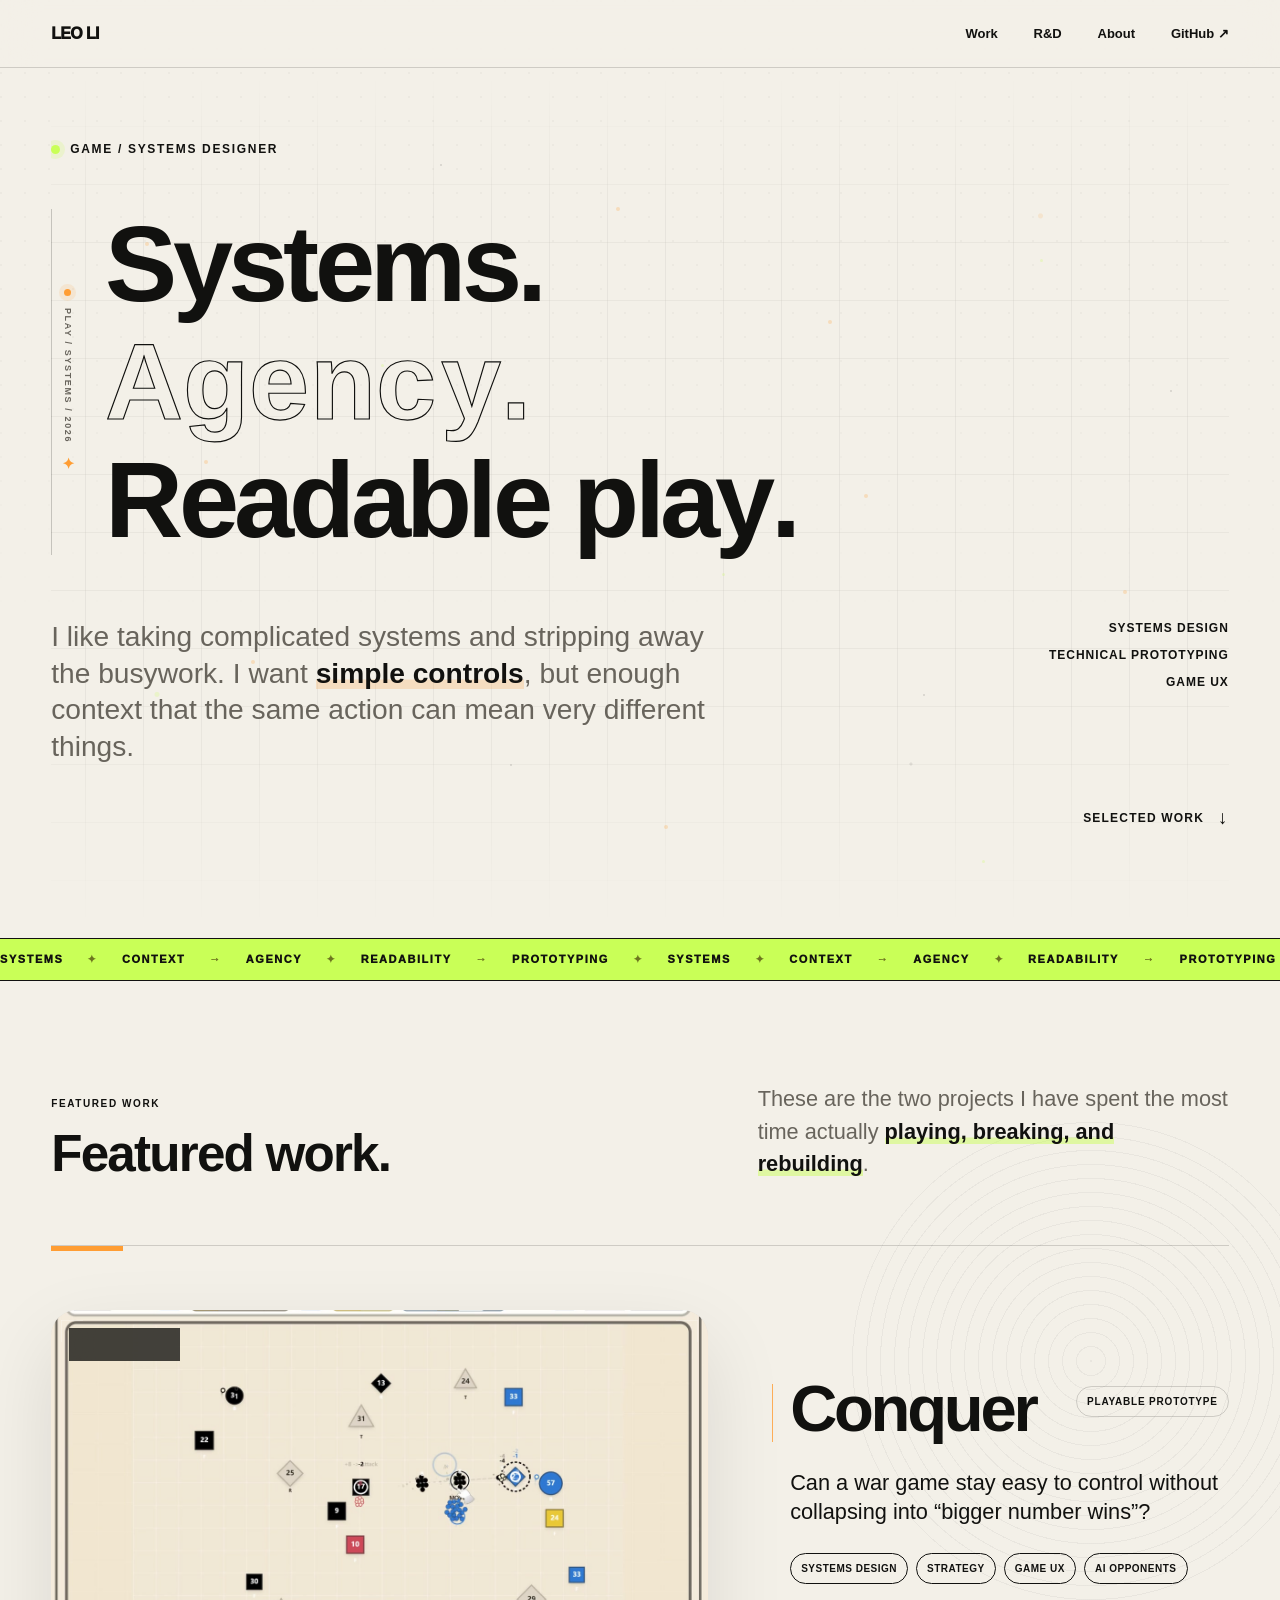
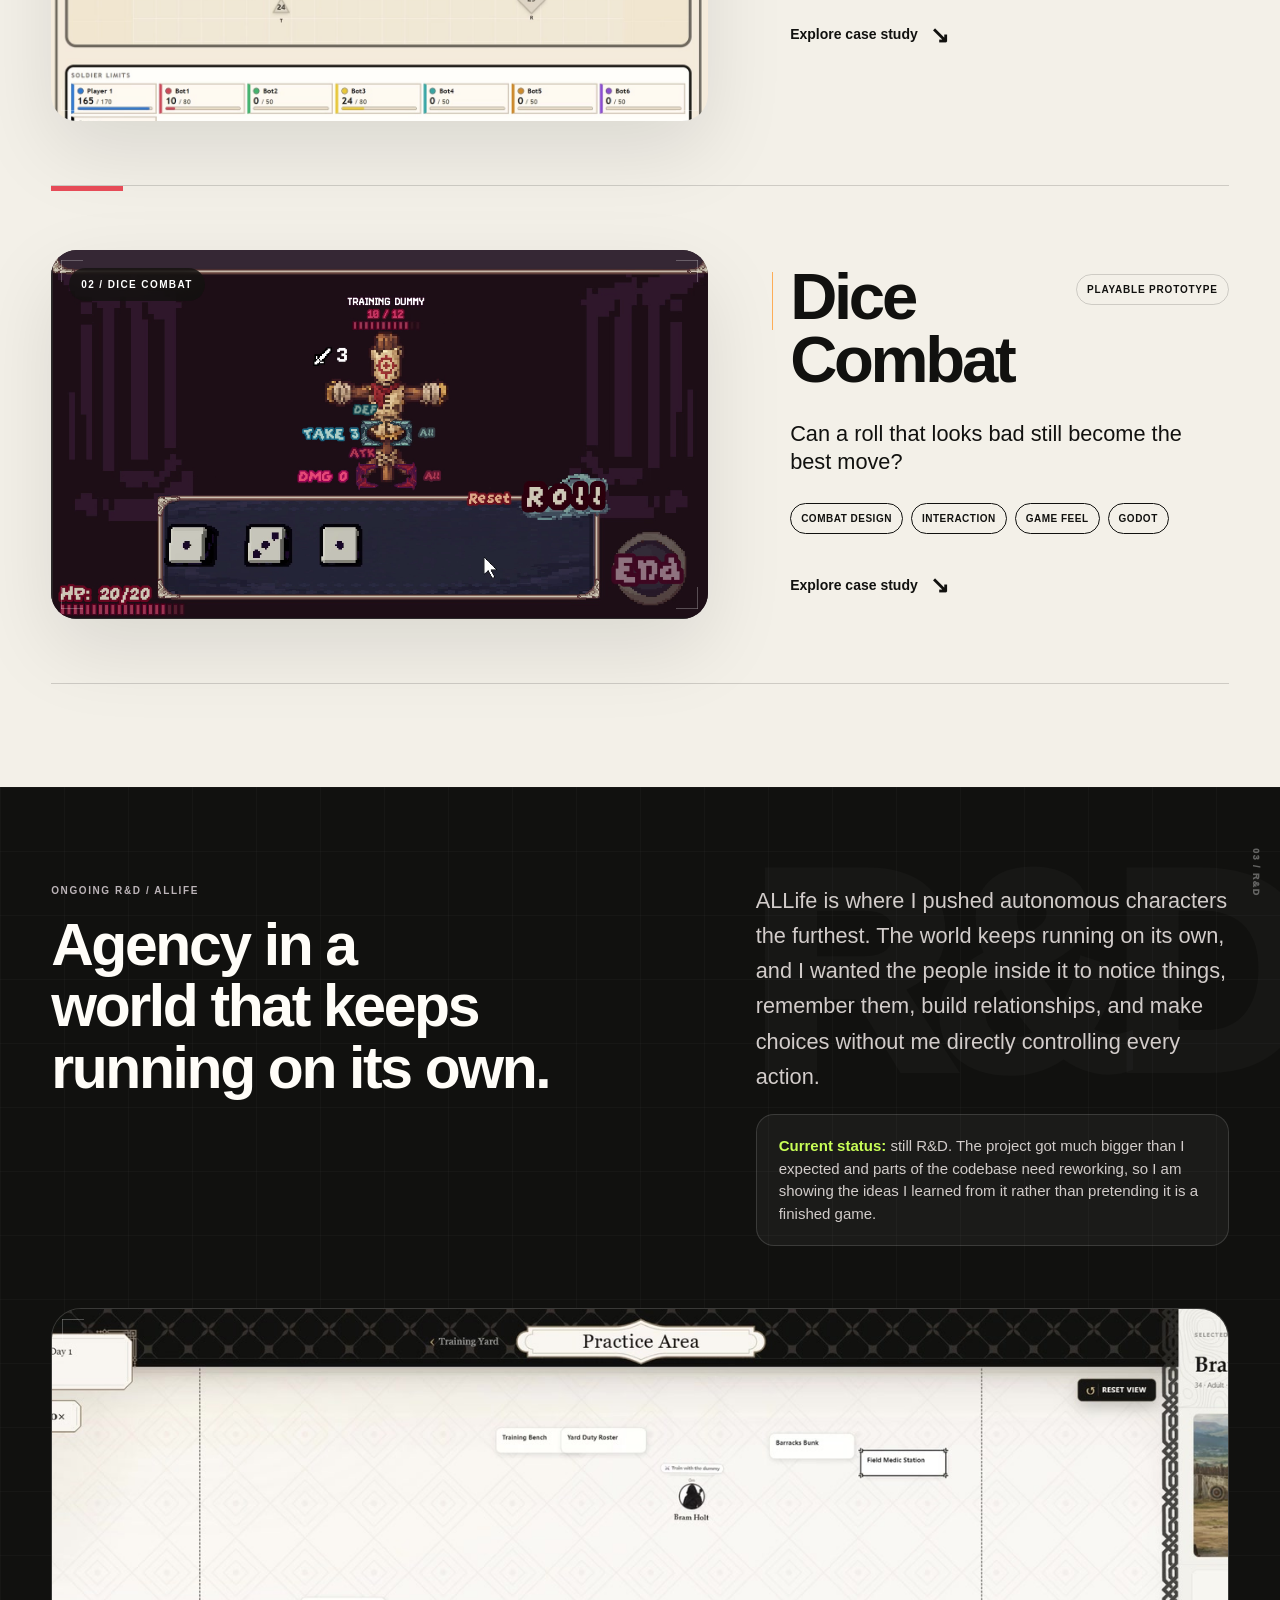
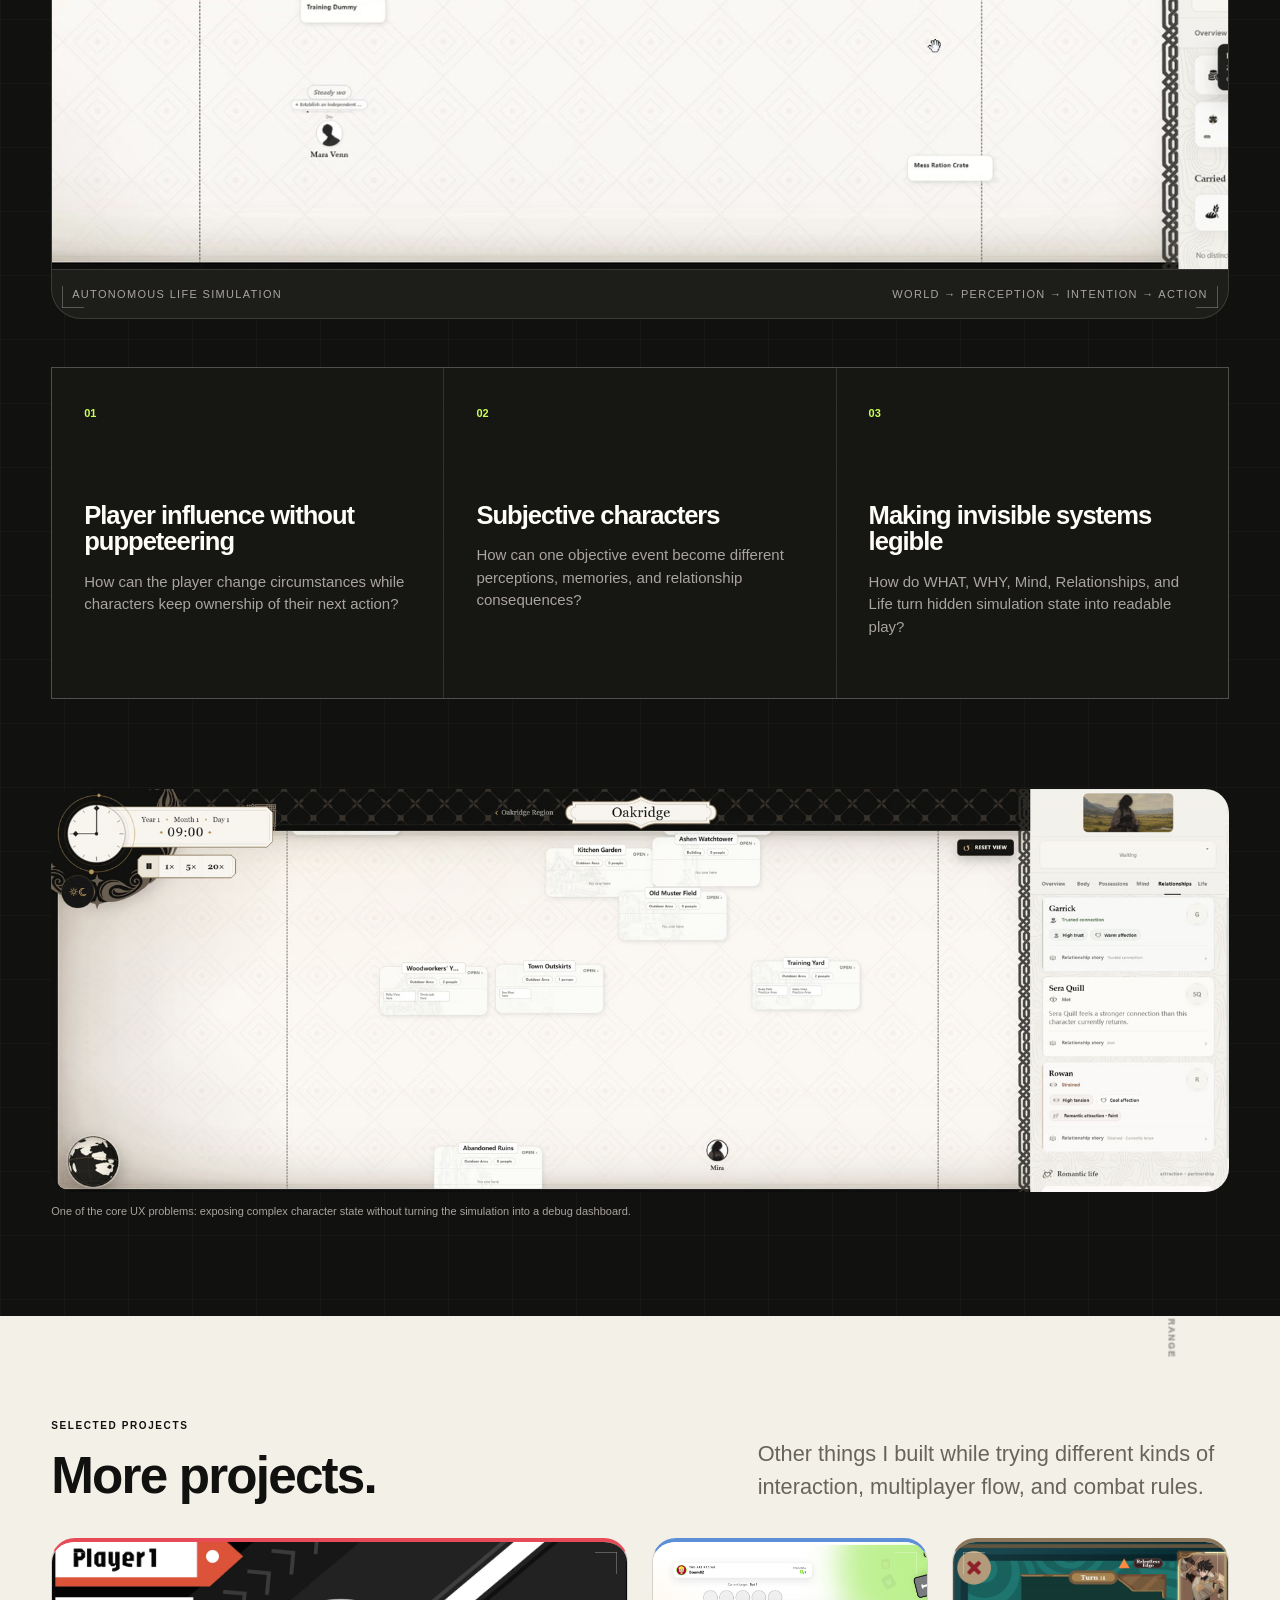
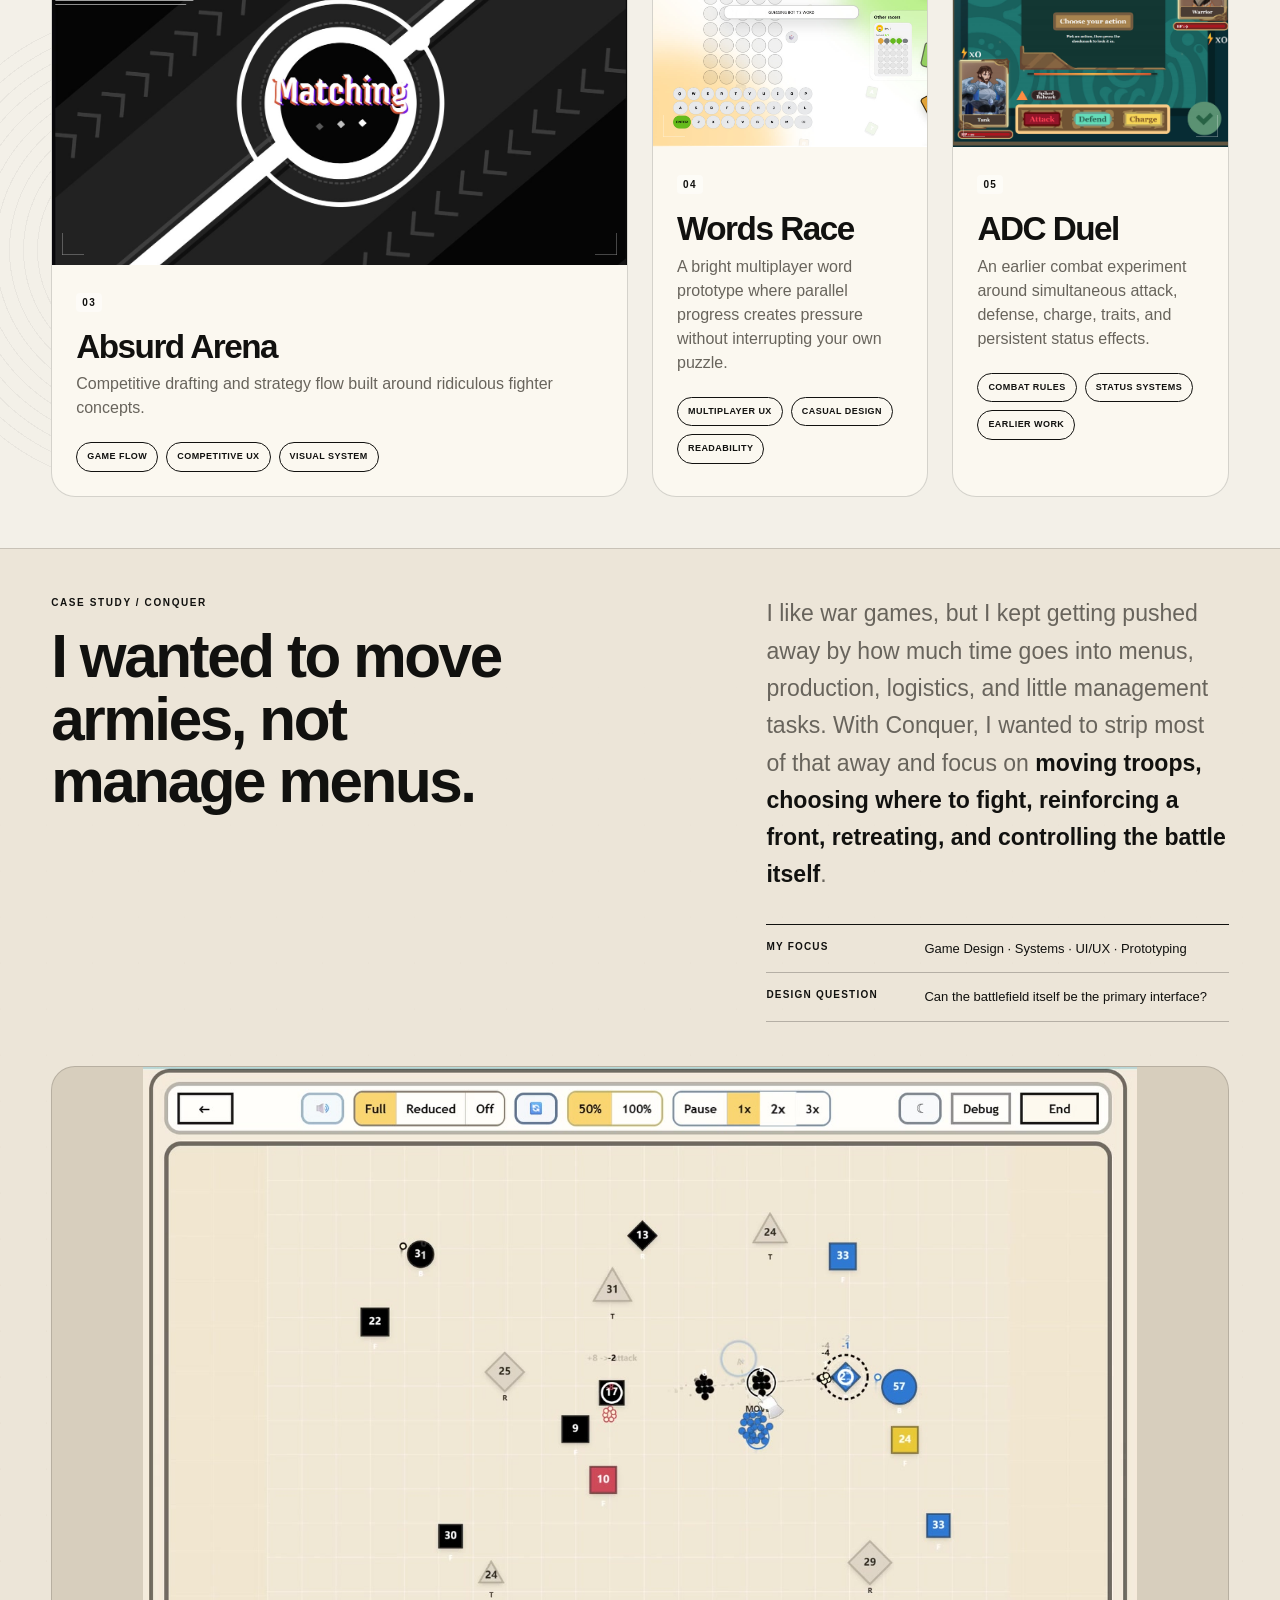
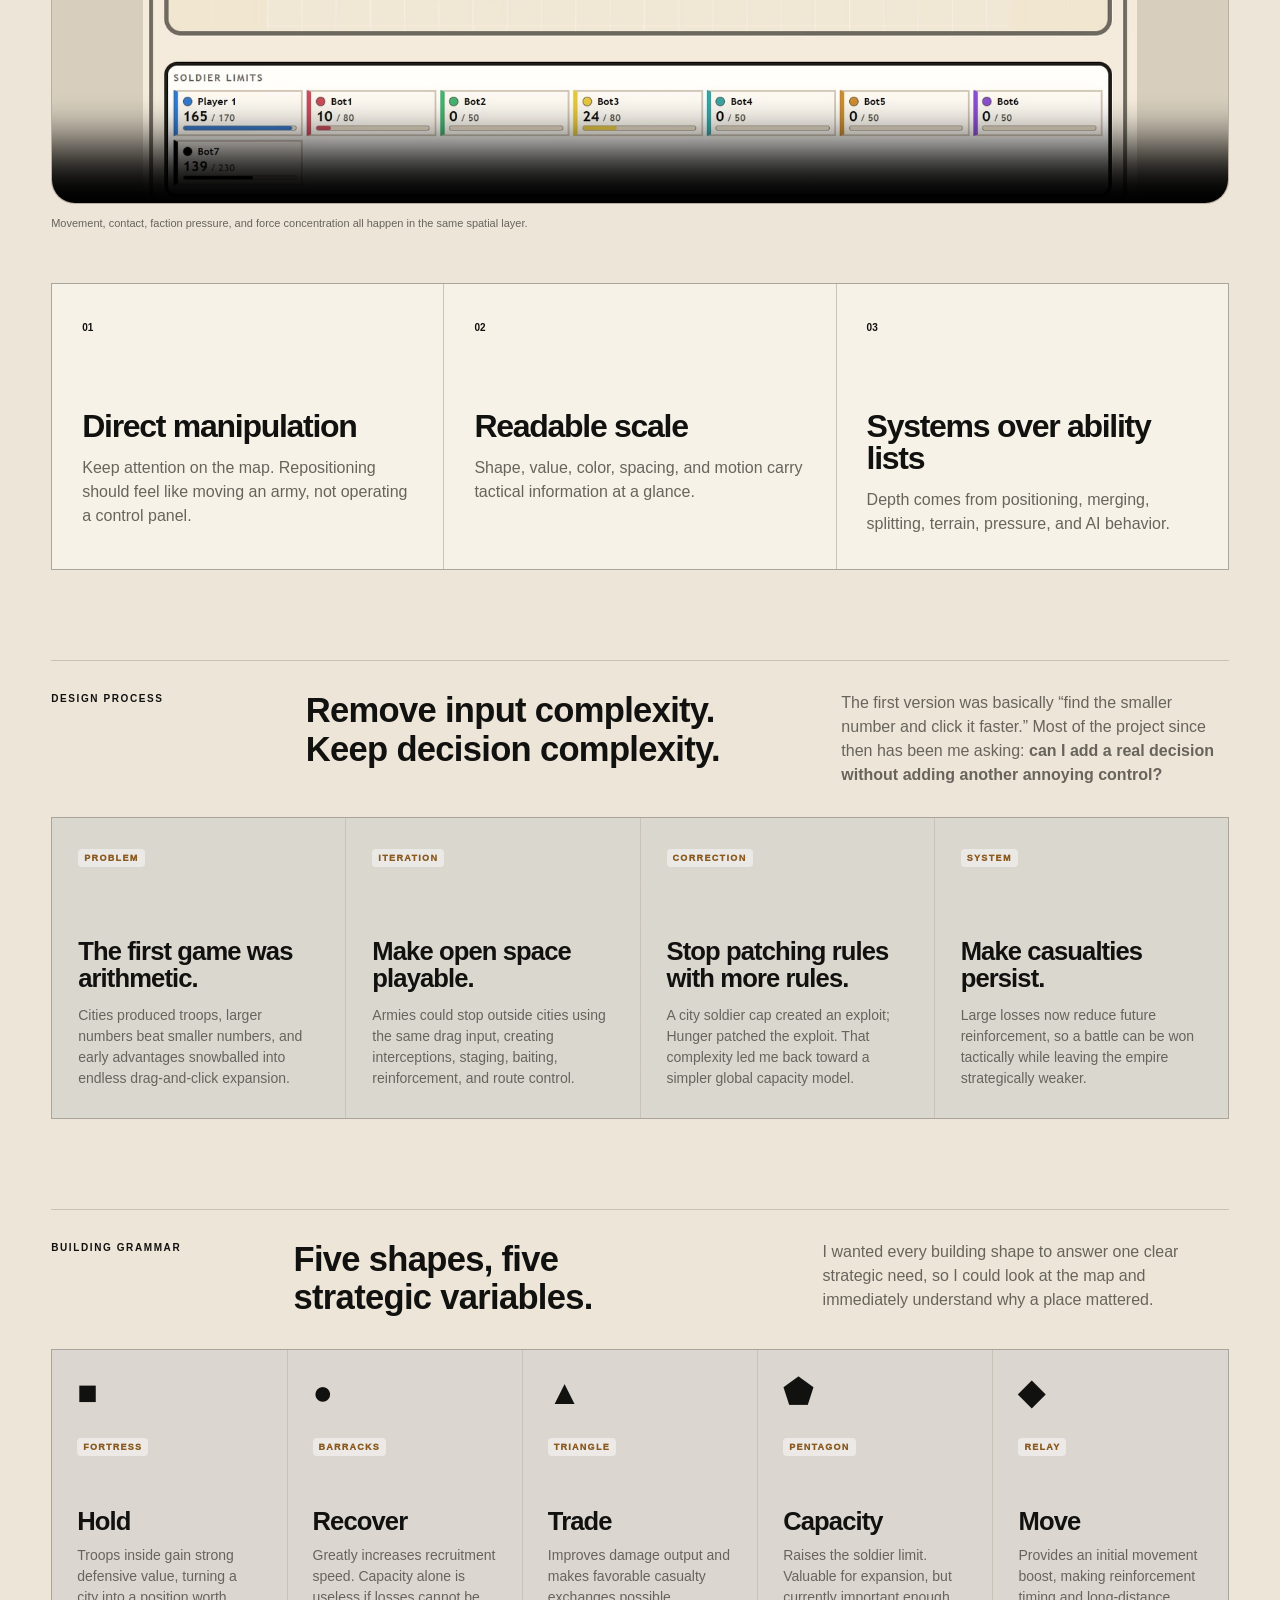
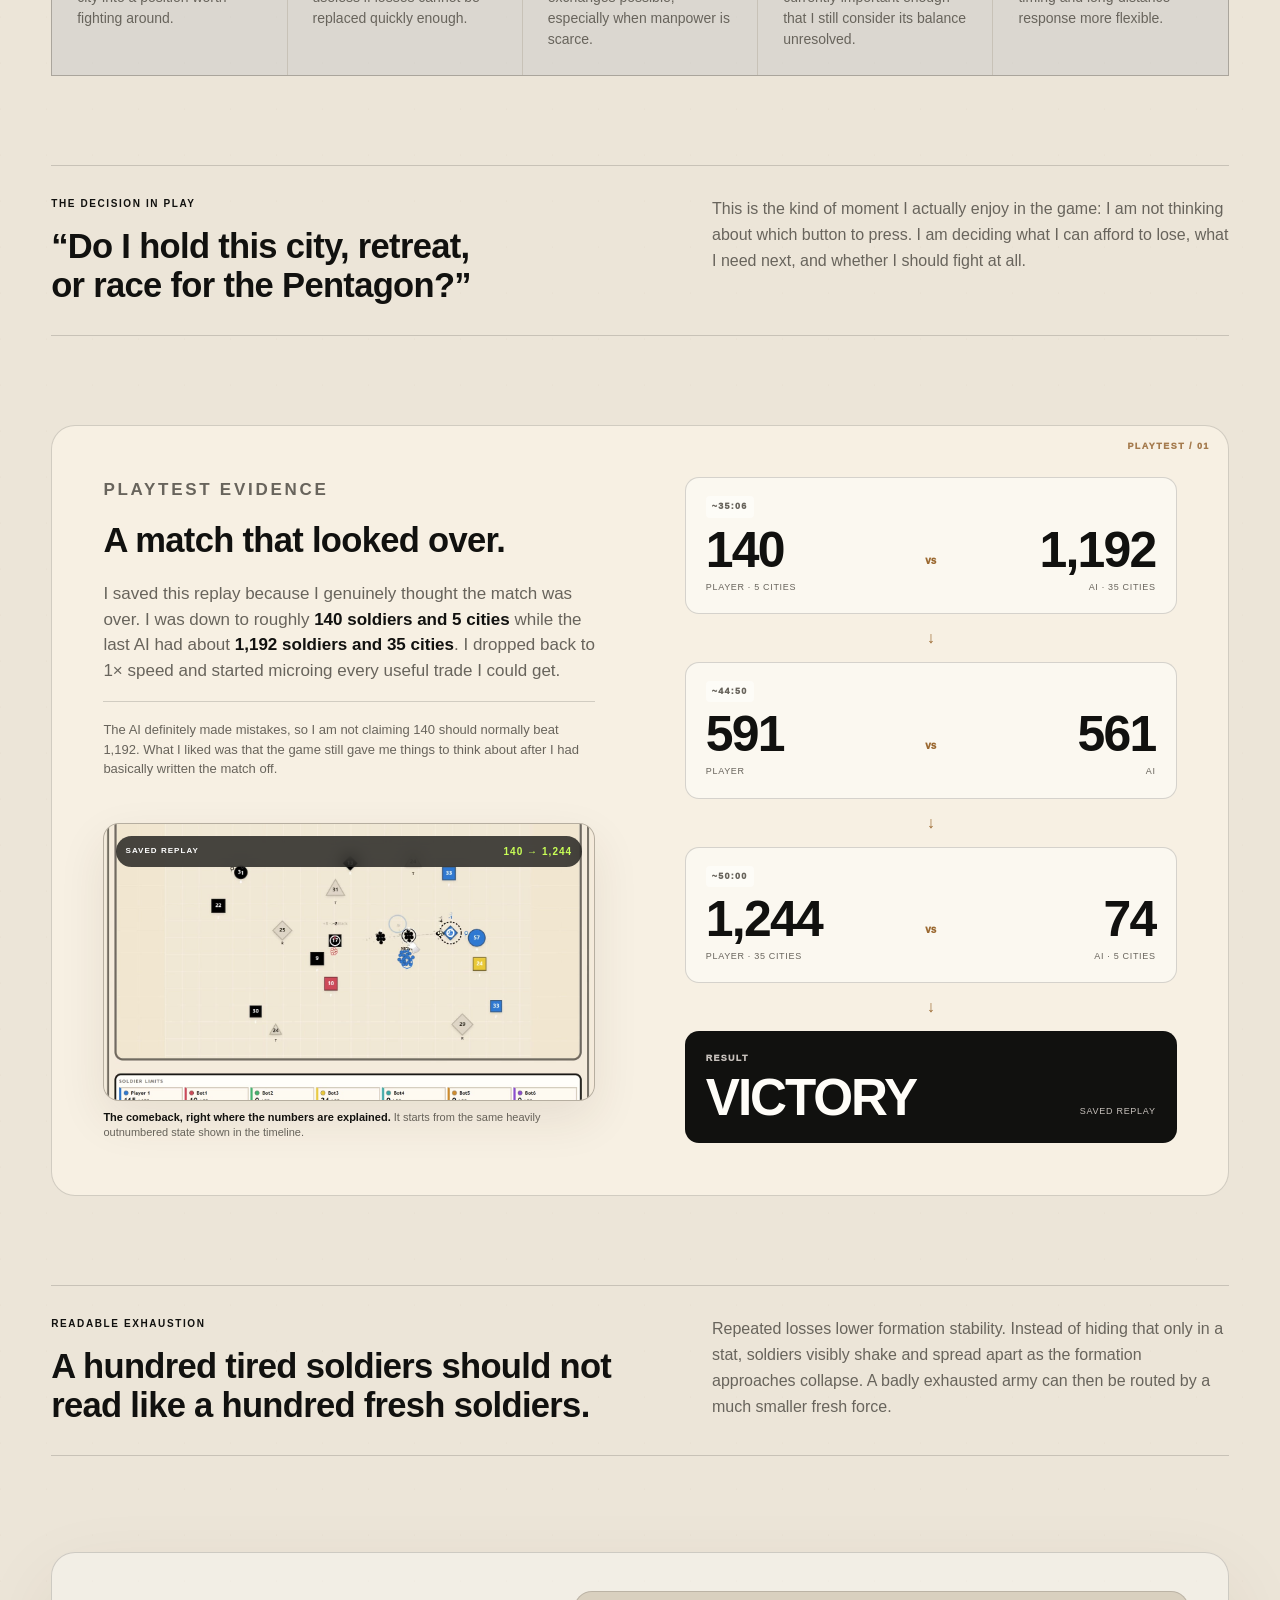
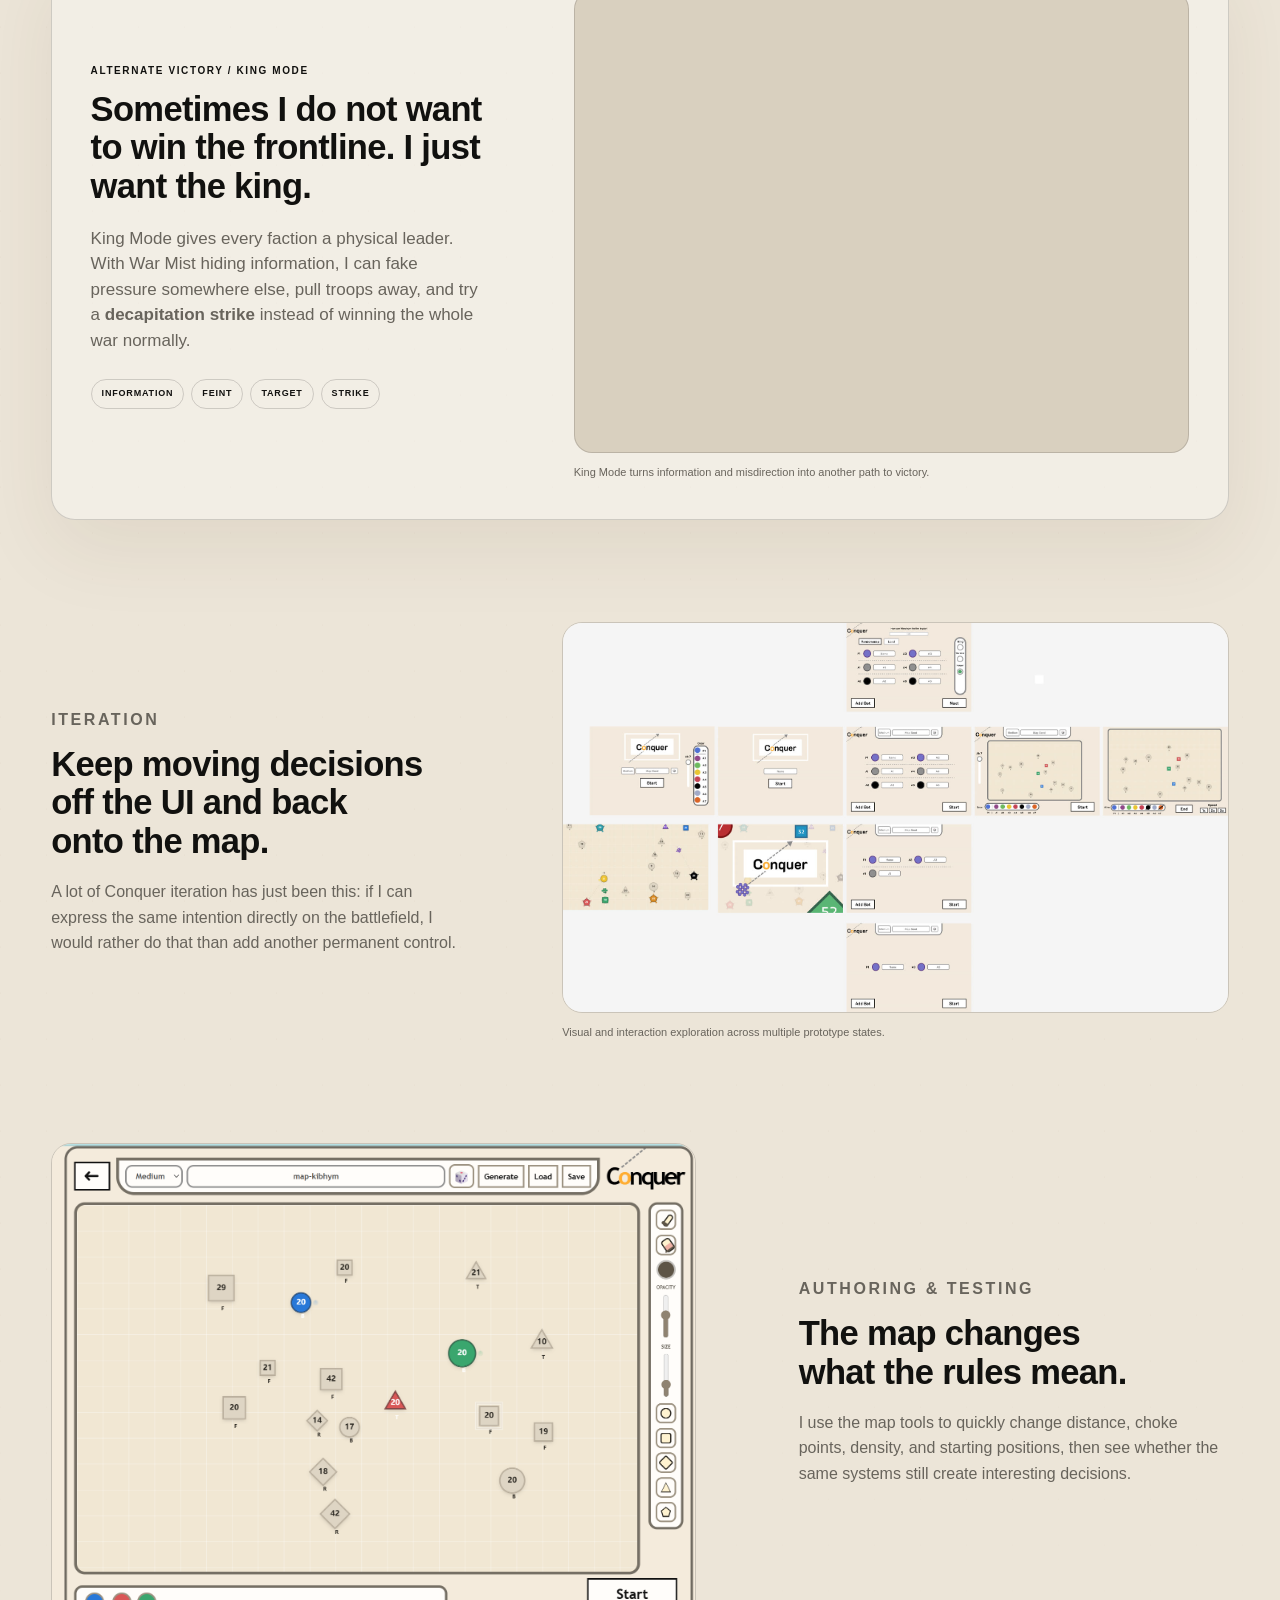
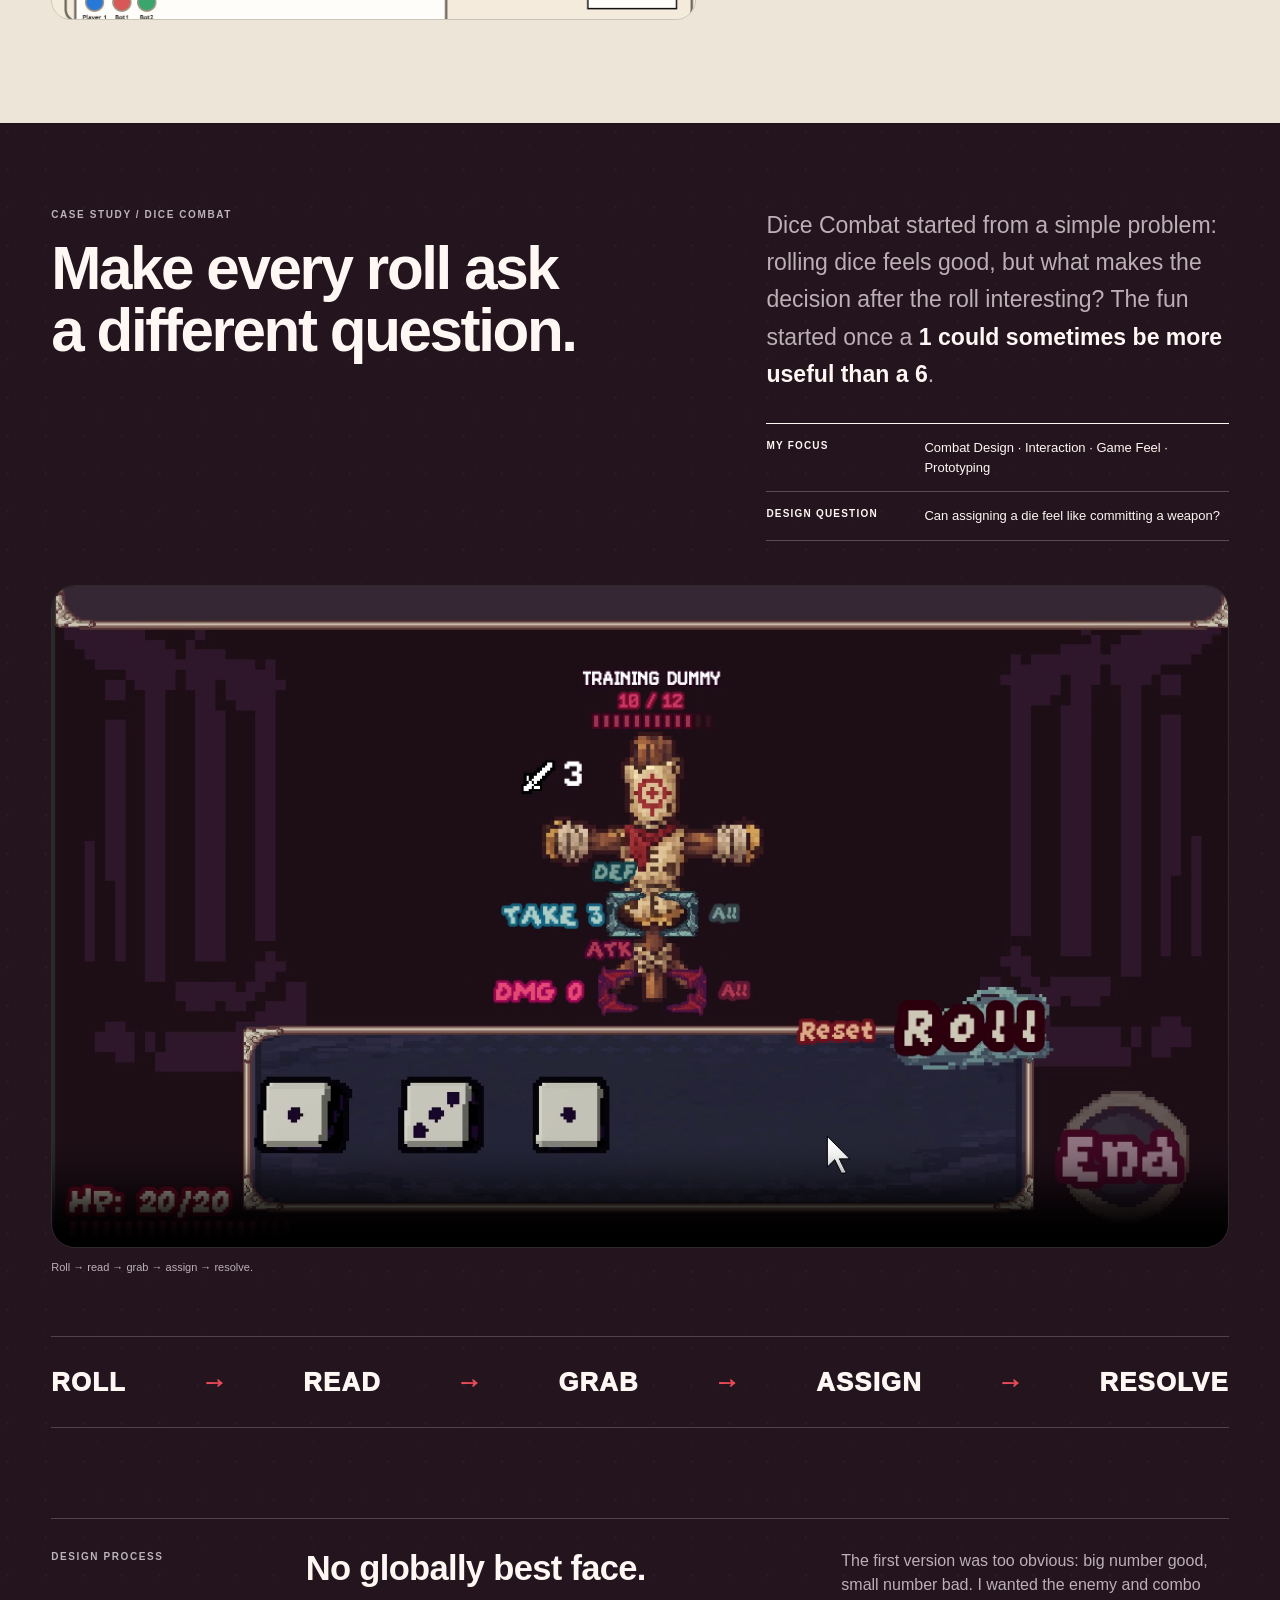
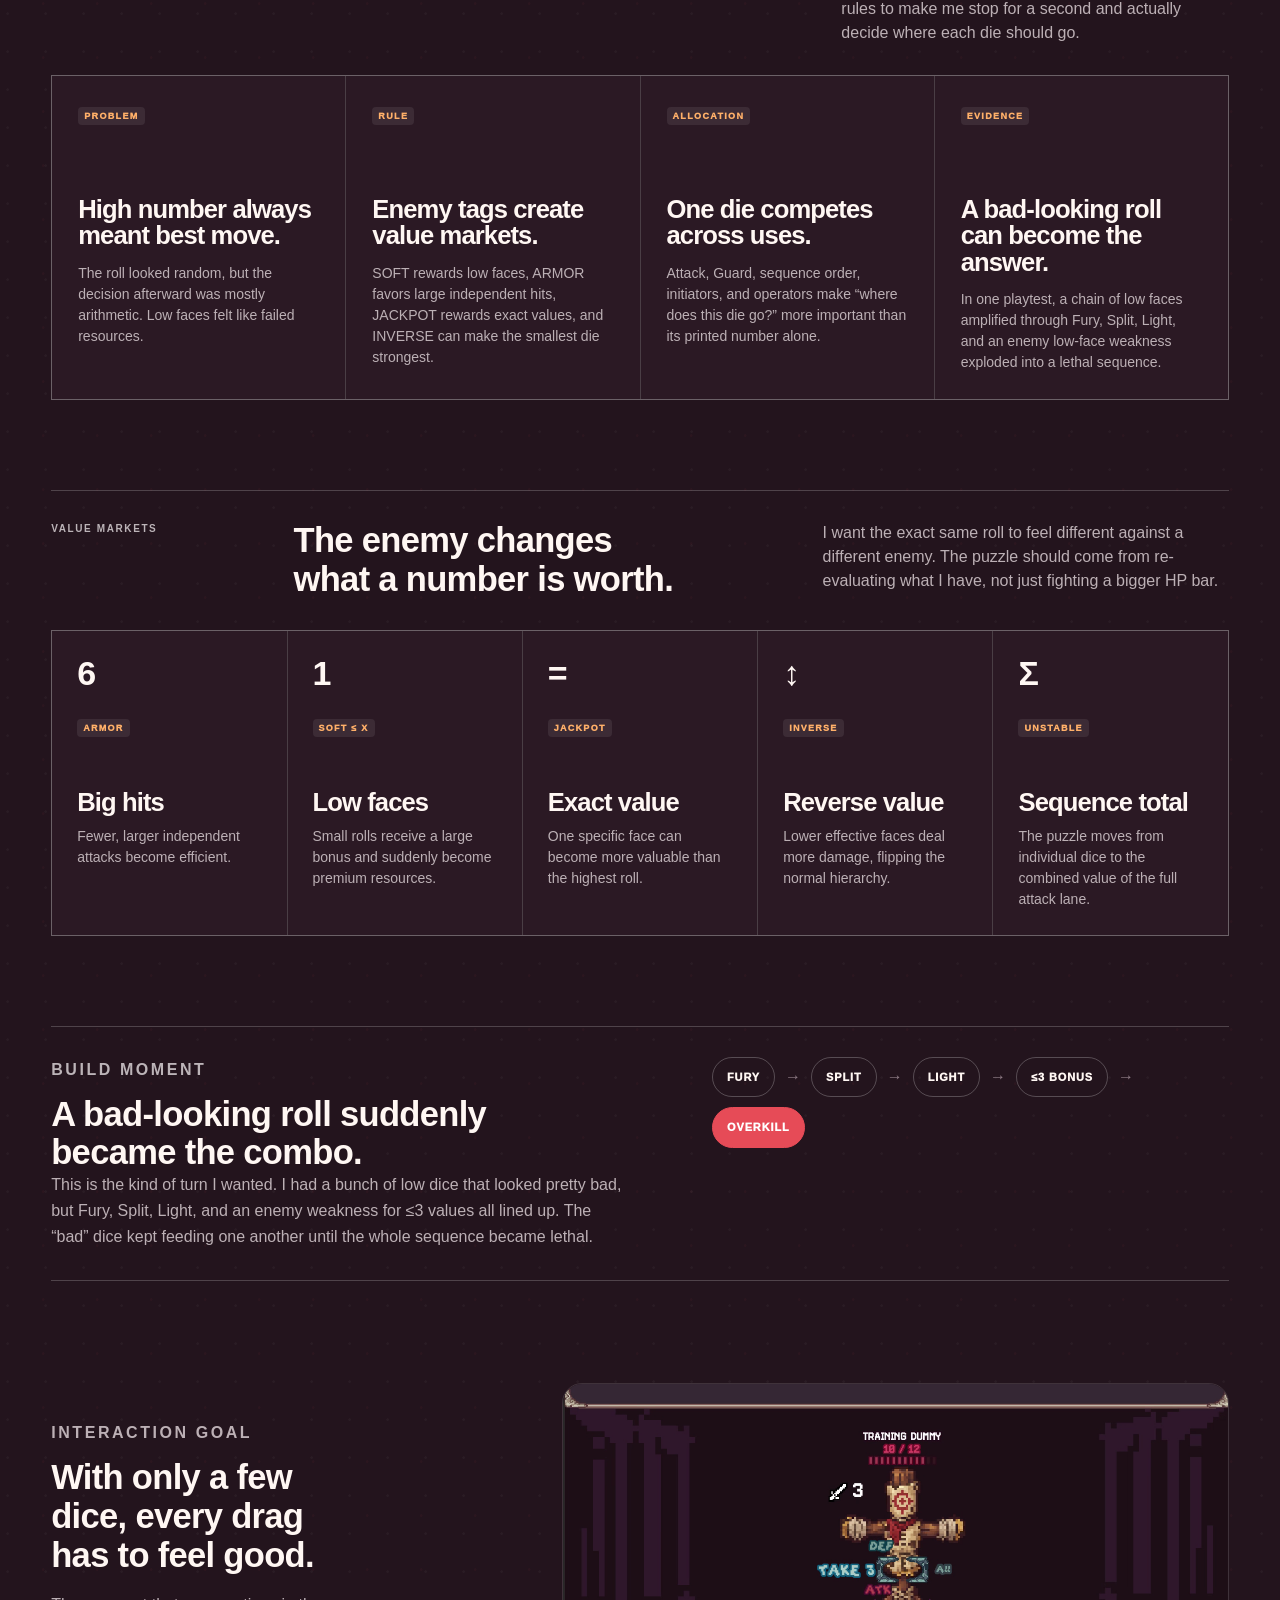
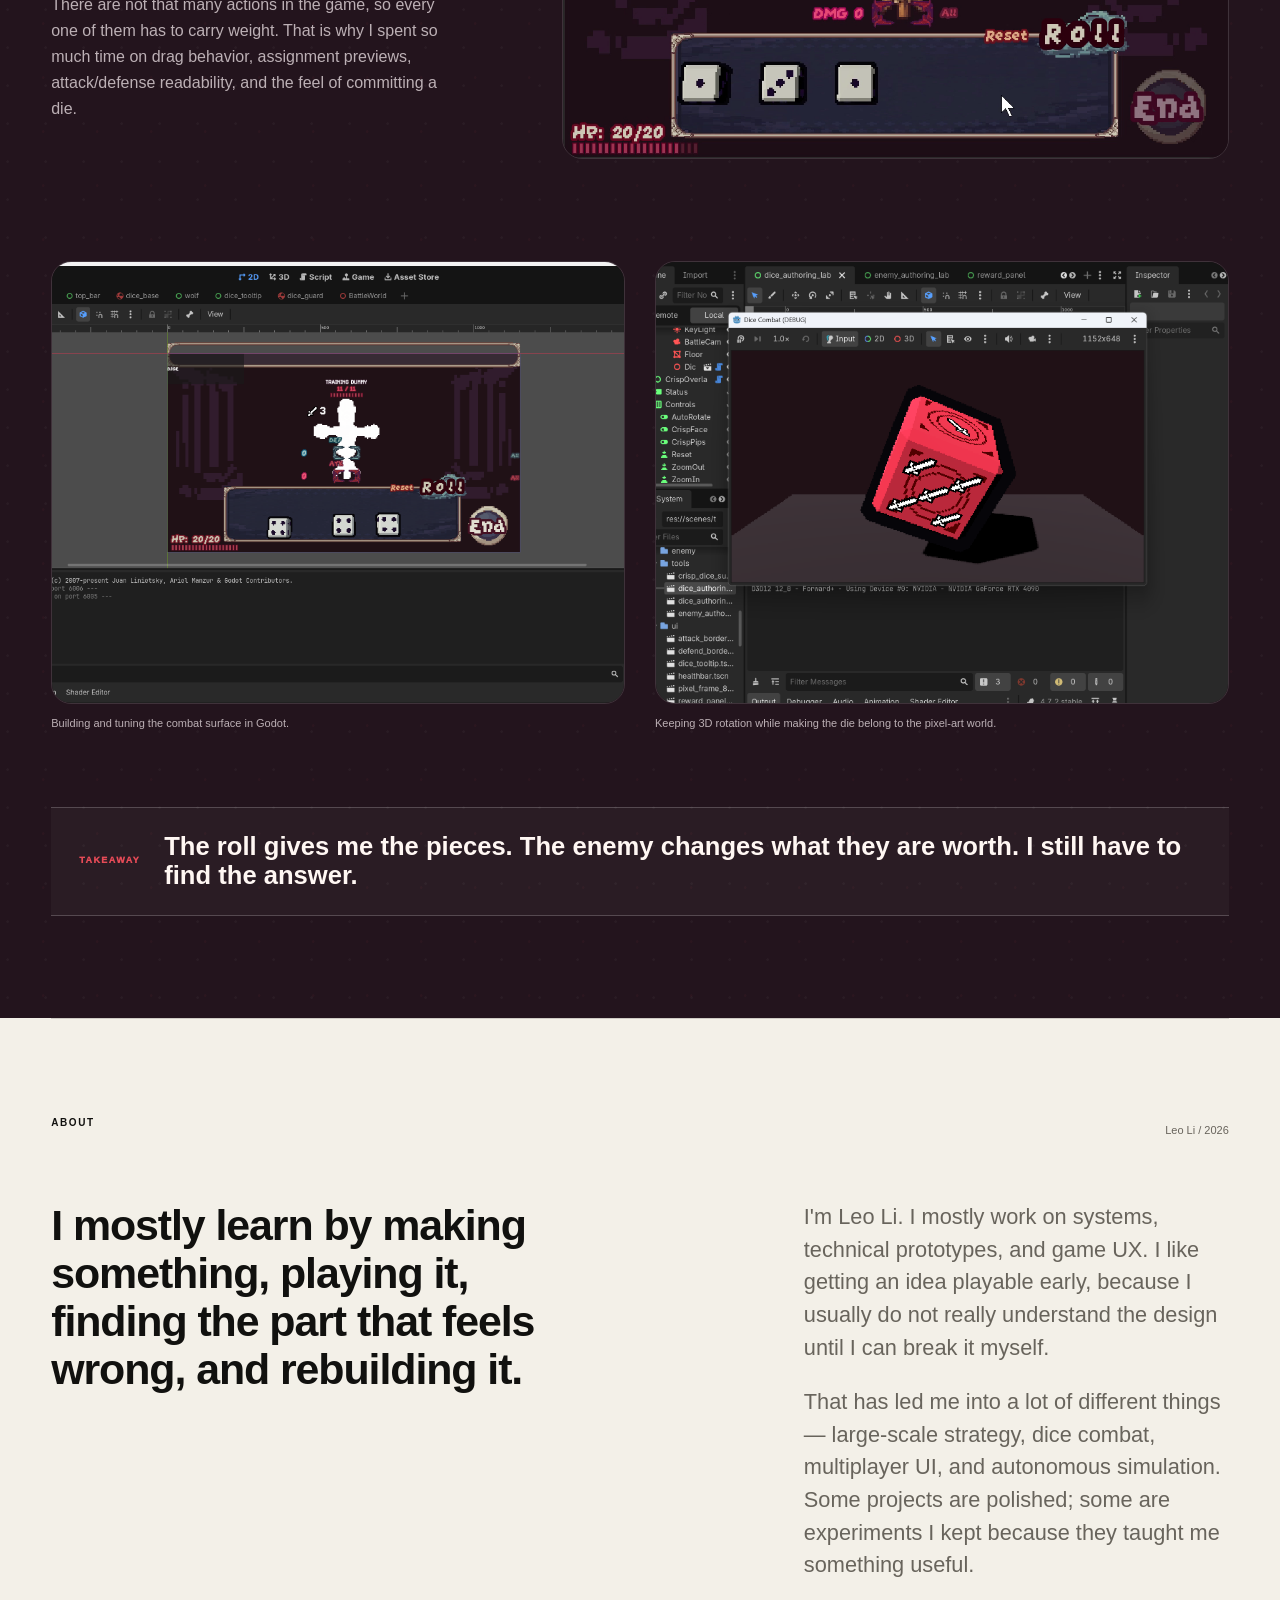
<file: index.html>
<!doctype html>
<html lang="en">
<head>
  <meta charset="utf-8" />
  <meta name="viewport" content="width=device-width, initial-scale=1" />
  <meta name="description" content="Leo Li — Game / Systems Designer. Systems design, technical prototyping, game UX, strategy and combat interaction." />
  <meta name="theme-color" content="#11110f" />
  <title>Leo Li — Game / Systems Designer</title>
  <link rel="stylesheet" href="styles.css" />
</head>
<body>
  <header class="site-header">
    <a class="wordmark" href="#top" aria-label="Leo Li home">LEO LI</a>
    <nav aria-label="Primary navigation">
      <a href="#work">Work</a>
      <a href="#research">R&amp;D</a>
      <a href="#about">About</a>
      <a href="https://github.com/lexus101" target="_blank" rel="noreferrer">GitHub ↗</a>
    </nav>
  </header>

  <main id="top">
    <section class="hero page-shell">
      <div class="hero-particles" aria-hidden="true"></div>
      <div class="hero-kicker">
        <span class="status-dot"></span>
        <span>Game / Systems Designer</span>
      </div>
      <div class="hero-title-row">
        <div class="hero-ornament" aria-hidden="true">
          <span>PLAY / SYSTEMS / 2026</span><b>✦</b>
        </div>
        <h1 aria-label="Systems. Agency. Readable play.">
          <span class="hero-line">Systems.</span>
          <span class="hero-line outlined agency-word" aria-hidden="true"><span>A</span><span>g</span><span>e</span><span>n</span><span class="agency-c">c</span><span>y</span><span>.</span></span>
          <span class="hero-line">Readable play.</span>
        </h1>
      </div>
      <div class="hero-bottom">
        <p class="lede">I like taking complicated systems and stripping away the busywork. I want <strong>simple controls</strong>, but enough context that the same action can mean very different things.</p>
        <div class="hero-meta">
          <span>Systems Design</span>
          <span>Technical Prototyping</span>
          <span>Game UX</span>
        </div>
      </div>
      <a class="scroll-cue" href="#work" aria-label="Scroll to selected work"><span>Selected work</span><b>↓</b></a>
    </section>

    <div class="motion-strip" aria-hidden="true">
      <div class="motion-track">
        <span>SYSTEMS</span><i>✦</i><span>CONTEXT</span><i>→</i><span>AGENCY</span><i>✦</i><span>READABILITY</span><i>→</i><span>PROTOTYPING</span><i>✦</i>
        <span>SYSTEMS</span><i>✦</i><span>CONTEXT</span><i>→</i><span>AGENCY</span><i>✦</i><span>READABILITY</span><i>→</i><span>PROTOTYPING</span><i>✦</i>
      </div>
    </div>

    <section id="work" class="section selected-work page-shell">
      <div class="section-head">
        <div>
          <p class="eyebrow">FEATURED WORK</p>
          <h2>Featured work.</h2>
        </div>
        <p>These are the two projects I have spent the most time actually <strong>playing, breaking, and rebuilding</strong>.</p>
      </div>

      <article class="feature feature-conquer reveal">
        <div class="feature-media">
          <video autoplay muted loop playsinline preload="metadata" poster="assets/images/conquer-gameplay.jpg">
            <source src="assets/video/conquer-loop.mp4" type="video/mp4" />
          </video>
          <div class="media-label">01 / CONQUER</div>
        </div>
        <div class="feature-copy">
          <div class="feature-title-row"><h3>Conquer</h3><span class="availability">Playable prototype</span></div>
          <p class="feature-question">Can a war game stay easy to control without collapsing into “bigger number wins”?</p>
          <div class="tags"><span>Systems Design</span><span>Strategy</span><span>Game UX</span><span>AI Opponents</span></div>
          <a class="arrow-link" href="#conquer">Explore case study <span>↘</span></a>
        </div>
      </article>

      <article class="feature feature-dice reveal">
        <div class="feature-media">
          <video autoplay muted loop playsinline preload="metadata" poster="assets/images/dice-gameplay.png">
            <source src="assets/video/dice-loop.mp4" type="video/mp4" />
          </video>
          <div class="media-label">02 / DICE COMBAT</div>
        </div>
        <div class="feature-copy">
          <div class="feature-title-row"><h3>Dice Combat</h3><span class="availability">Playable prototype</span></div>
          <p class="feature-question">Can a roll that looks bad still become the best move?</p>
          <div class="tags"><span>Combat Design</span><span>Interaction</span><span>Game Feel</span><span>Godot</span></div>
          <a class="arrow-link" href="#dice-combat">Explore case study <span>↘</span></a>
        </div>
      </article>
    </section>

    <section id="research" class="research-section">
      <span class="section-stamp stamp-rd" aria-hidden="true">03 / R&amp;D</span>
      <div class="page-shell section">
        <div class="research-top reveal">
          <div>
            <p class="eyebrow light">ONGOING R&amp;D / ALLIFE</p>
            <h2>Agency in a world that keeps running on its own.</h2>
          </div>
          <div class="research-copy">
            <p>ALLife is where I pushed autonomous characters the furthest. The world keeps running on its own, and I wanted the people inside it to notice things, remember them, build relationships, and make choices without me directly controlling every action.</p>
            <p class="honesty-note"><strong>Current status:</strong> still R&amp;D. The project got much bigger than I expected and parts of the codebase need reworking, so I am showing the ideas I learned from it rather than pretending it is a finished game.</p>
          </div>
        </div>

        <div class="allife-stage reveal">
          <video autoplay muted loop playsinline preload="metadata" poster="assets/images/allife-world.jpg">
            <source src="assets/video/allife-loop.mp4" type="video/mp4" />
          </video>
          <div class="allife-caption">
            <span>Autonomous life simulation</span>
            <span>World → Perception → Intention → Action</span>
          </div>
        </div>

        <div class="research-questions reveal">
          <div><span>01</span><h3>Player influence without puppeteering</h3><p>How can the player change circumstances while characters keep ownership of their next action?</p></div>
          <div><span>02</span><h3>Subjective characters</h3><p>How can one objective event become different perceptions, memories, and relationship consequences?</p></div>
          <div><span>03</span><h3>Making invisible systems legible</h3><p>How do WHAT, WHY, Mind, Relationships, and Life turn hidden simulation state into readable play?</p></div>
        </div>

        <figure class="allife-detail reveal">
          <img src="assets/images/allife-relationships.jpg" alt="ALLife world view with a character relationship inspector open" />
          <figcaption>One of the core UX problems: exposing complex character state without turning the simulation into a debug dashboard.</figcaption>
        </figure>
      </div>
    </section>

    <section class="more-work page-shell section">
      <span class="section-stamp" aria-hidden="true">04 / RANGE</span>
      <div class="section-head compact">
        <div><p class="eyebrow">SELECTED PROJECTS</p><h2>More projects.</h2></div>
        <p>Other things I built while trying different kinds of interaction, multiplayer flow, and combat rules.</p>
      </div>

      <div class="project-grid">
        <article class="mini-project mini-absurd reveal">
          <div class="mini-media">
            <video autoplay muted loop playsinline preload="metadata" poster="assets/images/absurd-arena.jpg"><source src="assets/video/absurd-loop.mp4" type="video/mp4" /></video>
          </div>
          <div class="mini-copy">
            <span class="mini-index">03</span>
            <h3>Absurd Arena</h3>
            <p>Competitive drafting and strategy flow built around ridiculous fighter concepts.</p>
            <div class="tags small"><span>Game Flow</span><span>Competitive UX</span><span>Visual System</span></div>
          </div>
        </article>

        <article class="mini-project mini-words reveal">
          <div class="mini-media"><img src="assets/images/words-race.jpg" alt="Words Race competitive word guessing screen" /></div>
          <div class="mini-copy">
            <span class="mini-index">04</span>
            <h3>Words Race</h3>
            <p>A bright multiplayer word prototype where parallel progress creates pressure without interrupting your own puzzle.</p>
            <div class="tags small"><span>Multiplayer UX</span><span>Casual Design</span><span>Readability</span></div>
          </div>
        </article>

        <article class="mini-project mini-adc reveal">
          <div class="mini-media"><img src="assets/images/adc-duel.jpg" alt="ADC Duel turn based combat screen" /></div>
          <div class="mini-copy">
            <span class="mini-index">05</span>
            <h3>ADC Duel</h3>
            <p>An earlier combat experiment around simultaneous attack, defense, charge, traits, and persistent status effects.</p>
            <div class="tags small"><span>Combat Rules</span><span>Status Systems</span><span>Earlier Work</span></div>
          </div>
        </article>
      </div>
    </section>

    <section id="conquer" class="case-study case-conquer">
      <div class="page-shell section">
        <div class="case-intro reveal">
          <div><p class="eyebrow">CASE STUDY / CONQUER</p><h2>I wanted to move armies, not manage menus.</h2></div>
          <div class="case-summary">
            <p>I like war games, but I kept getting pushed away by how much time goes into menus, production, logistics, and little management tasks. With Conquer, I wanted to strip most of that away and focus on <strong>moving troops, choosing where to fight, reinforcing a front, retreating, and controlling the battle itself</strong>.</p>
            <dl><div><dt>My focus</dt><dd>Game Design · Systems · UI/UX · Prototyping</dd></div><div><dt>Design question</dt><dd>Can the battlefield itself be the primary interface?</dd></div></dl>
          </div>
        </div>

        <figure class="wide-media reveal"><video controls muted loop playsinline poster="assets/images/conquer-gameplay.jpg"><source src="assets/video/conquer-loop.mp4" type="video/mp4" /></video><figcaption>Movement, contact, faction pressure, and force concentration all happen in the same spatial layer.</figcaption></figure>

        <div class="principles reveal">
          <div><b>01</b><h3>Direct manipulation</h3><p>Keep attention on the map. Repositioning should feel like moving an army, not operating a control panel.</p></div>
          <div><b>02</b><h3>Readable scale</h3><p>Shape, value, color, spacing, and motion carry tactical information at a glance.</p></div>
          <div><b>03</b><h3>Systems over ability lists</h3><p>Depth comes from positioning, merging, splitting, terrain, pressure, and AI behavior.</p></div>
        </div>

        <section class="design-trace reveal" aria-labelledby="conquer-process-title">
          <div class="trace-heading">
            <p class="eyebrow">DESIGN PROCESS</p>
            <h3 id="conquer-process-title">Remove input complexity. Keep decision complexity.</h3>
            <p>The first version was basically “find the smaller number and click it faster.” Most of the project since then has been me asking: <strong>can I add a real decision without adding another annoying control?</strong></p>
          </div>
          <div class="trace-grid">
            <article><span>Problem</span><h4>The first game was arithmetic.</h4><p>Cities produced troops, larger numbers beat smaller numbers, and early advantages snowballed into endless drag-and-click expansion.</p></article>
            <article><span>Iteration</span><h4>Make open space playable.</h4><p>Armies could stop outside cities using the same drag input, creating interceptions, staging, baiting, reinforcement, and route control.</p></article>
            <article><span>Correction</span><h4>Stop patching rules with more rules.</h4><p>A city soldier cap created an exploit; Hunger patched the exploit. That complexity led me back toward a simpler global capacity model.</p></article>
            <article><span>System</span><h4>Make casualties persist.</h4><p>Large losses now reduce future reinforcement, so a battle can be won tactically while leaving the empire strategically weaker.</p></article>
          </div>
        </section>

        <section class="system-grammar reveal" aria-labelledby="building-grammar-title">
          <div class="grammar-intro">
            <p class="eyebrow">BUILDING GRAMMAR</p>
            <h3 id="building-grammar-title">Five shapes, five strategic variables.</h3>
            <p>I wanted every building shape to answer one clear strategic need, so I could look at the map and immediately understand why a place mattered.</p>
          </div>
          <div class="grammar-grid conquer-grammar">
            <article><b>■</b><span>Fortress</span><h4>Hold</h4><p>Troops inside gain strong defensive value, turning a city into a position worth fighting around.</p></article>
            <article><b>●</b><span>Barracks</span><h4>Recover</h4><p>Greatly increases recruitment speed. Capacity alone is useless if losses cannot be replaced quickly enough.</p></article>
            <article><b>▲</b><span>Triangle</span><h4>Trade</h4><p>Improves damage output and makes favorable casualty exchanges possible, especially when manpower is scarce.</p></article>
            <article><b>⬟</b><span>Pentagon</span><h4>Capacity</h4><p>Raises the soldier limit. Valuable for expansion, but currently important enough that I still consider its balance unresolved.</p></article>
            <article><b>◆</b><span>Relay</span><h4>Move</h4><p>Provides an initial movement boost, making reinforcement timing and long-distance response more flexible.</p></article>
          </div>
        </section>

        <section class="decision-moment reveal">
          <div><p class="eyebrow">THE DECISION IN PLAY</p><h3>“Do I hold this city, retreat, or race for the Pentagon?”</h3></div>
          <p>This is the kind of moment I actually enjoy in the game: I am not thinking about which button to press. I am deciding what I can afford to lose, what I need next, and whether I should fight at all.</p>
        </section>

        <section class="comeback reveal" aria-labelledby="comeback-title">
          <div class="comeback-copy">
            <p class="eyebrow">PLAYTEST EVIDENCE</p>
            <h3 id="comeback-title">A match that looked over.</h3>
            <p>I saved this replay because I genuinely thought the match was over. I was down to roughly <strong>140 soldiers and 5 cities</strong> while the last AI had about <strong>1,192 soldiers and 35 cities</strong>. I dropped back to 1× speed and started microing every useful trade I could get.</p>
            <p class="caveat">The AI definitely made mistakes, so I am not claiming 140 should normally beat 1,192. What I liked was that the game still gave me things to think about after I had basically written the match off.</p>
            <figure class="comeback-inline-media">
              <div class="comeback-inline-frame">
                <video autoplay muted loop playsinline preload="metadata" poster="assets/images/conquer-gameplay.jpg">
                  <source src="assets/video/conquer-comeback-proof.mp4" type="video/mp4" />
                </video>
                <div class="comeback-inline-hud"><span>SAVED REPLAY</span><b>140 → 1,244</b></div>
              </div>
              <figcaption><strong>The comeback, right where the numbers are explained.</strong> It starts from the same heavily outnumbered state shown in the timeline.</figcaption>
            </figure>
          </div>
          <div class="comeback-timeline" aria-label="Conquer comeback timeline">
            <div class="timeline-card">
              <span class="timeline-time">~35:06</span>
              <div class="timeline-side player"><strong>140</strong><small>Player · 5 cities</small></div>
              <i>vs</i>
              <div class="timeline-side enemy"><strong>1,192</strong><small>AI · 35 cities</small></div>
            </div>
            <em>↓</em>
            <div class="timeline-card">
              <span class="timeline-time">~44:50</span>
              <div class="timeline-side player"><strong>591</strong><small>Player</small></div>
              <i>vs</i>
              <div class="timeline-side enemy"><strong>561</strong><small>AI</small></div>
            </div>
            <em>↓</em>
            <div class="timeline-card">
              <span class="timeline-time">~50:00</span>
              <div class="timeline-side player"><strong>1,244</strong><small>Player · 35 cities</small></div>
              <i>vs</i>
              <div class="timeline-side enemy"><strong>74</strong><small>AI · 5 cities</small></div>
            </div>
            <em>↓</em>
            <div class="victory"><span>RESULT</span><strong>VICTORY</strong><small>Saved replay</small></div>
          </div>
        </section>



        <section class="route-story reveal">
          <div><p class="eyebrow">READABLE EXHAUSTION</p><h3>A hundred tired soldiers should not read like a hundred fresh soldiers.</h3></div>
          <p>Repeated losses lower formation stability. Instead of hiding that only in a stat, soldiers visibly shake and spread apart as the formation approaches collapse. A badly exhausted army can then be routed by a much smaller fresh force.</p>
        </section>

        <section class="mode-proof reveal">
          <div class="mode-proof-copy">
            <p class="eyebrow">ALTERNATE VICTORY / KING MODE</p>
            <h3>Sometimes I do not want to win the frontline. I just want the king.</h3>
            <p>King Mode gives every faction a physical leader. With War Mist hiding information, I can fake pressure somewhere else, pull troops away, and try a <strong>decapitation strike</strong> instead of winning the whole war normally.</p>
            <div class="mode-proof-tags"><span>Information</span><span>Feint</span><span>Target</span><span>Strike</span></div>
          </div>
          <figure class="mode-proof-media">
            <video autoplay muted loop playsinline preload="metadata">
              <source src="assets/video/conquer-king-strike.mp4" type="video/mp4" />
            </video>
            <figcaption>King Mode turns information and misdirection into another path to victory.</figcaption>
          </figure>
        </section>

        <div class="case-split reveal">
          <div><p class="eyebrow">ITERATION</p><h3>Keep moving decisions off the UI and back onto the map.</h3><p>A lot of Conquer iteration has just been this: if I can express the same intention directly on the battlefield, I would rather do that than add another permanent control.</p></div>
          <figure><img src="assets/images/conquer-process.jpg" alt="Conquer visual and interface iteration board" /><figcaption>Visual and interaction exploration across multiple prototype states.</figcaption></figure>
        </div>

        <div class="case-split reverse reveal">
          <div><p class="eyebrow">AUTHORING &amp; TESTING</p><h3>The map changes what the rules mean.</h3><p>I use the map tools to quickly change distance, choke points, density, and starting positions, then see whether the same systems still create interesting decisions.</p></div>
          <figure><img src="assets/images/conquer-map-editor.png" alt="Conquer custom map editor" /></figure>
        </div>
      </div>
    </section>

    <section id="dice-combat" class="case-study case-dice">
      <div class="page-shell section">
        <div class="case-intro reveal">
          <div><p class="eyebrow light">CASE STUDY / DICE COMBAT</p><h2>Make every roll ask a different question.</h2></div>
          <div class="case-summary">
            <p>Dice Combat started from a simple problem: rolling dice feels good, but what makes the decision after the roll interesting? The fun started once a <strong>1 could sometimes be more useful than a 6</strong>.</p>
            <dl><div><dt>My focus</dt><dd>Combat Design · Interaction · Game Feel · Prototyping</dd></div><div><dt>Design question</dt><dd>Can assigning a die feel like committing a weapon?</dd></div></dl>
          </div>
        </div>

        <figure class="wide-media reveal"><video controls muted loop playsinline poster="assets/images/dice-gameplay.png"><source src="assets/video/dice-loop.mp4" type="video/mp4" /></video><figcaption>Roll → read → grab → assign → resolve.</figcaption></figure>

        <div class="verb-line reveal"><span>ROLL</span><i>→</i><span>READ</span><i>→</i><span>GRAB</span><i>→</i><span>ASSIGN</span><i>→</i><span>RESOLVE</span></div>

        <section class="design-trace dark reveal" aria-labelledby="dice-process-title">
          <div class="trace-heading">
            <p class="eyebrow light">DESIGN PROCESS</p>
            <h3 id="dice-process-title">No globally best face.</h3>
            <p>The first version was too obvious: big number good, small number bad. I wanted the enemy and combo rules to make me stop for a second and actually decide where each die should go.</p>
          </div>
          <div class="trace-grid">
            <article><span>Problem</span><h4>High number always meant best move.</h4><p>The roll looked random, but the decision afterward was mostly arithmetic. Low faces felt like failed resources.</p></article>
            <article><span>Rule</span><h4>Enemy tags create value markets.</h4><p>SOFT rewards low faces, ARMOR favors large independent hits, JACKPOT rewards exact values, and INVERSE can make the smallest die strongest.</p></article>
            <article><span>Allocation</span><h4>One die competes across uses.</h4><p>Attack, Guard, sequence order, initiators, and operators make “where does this die go?” more important than its printed number alone.</p></article>
            <article><span>Evidence</span><h4>A bad-looking roll can become the answer.</h4><p>In one playtest, a chain of low faces amplified through Fury, Split, Light, and an enemy low-face weakness exploded into a lethal sequence.</p></article>
          </div>
        </section>

        <section class="system-grammar dice-grammar-section reveal" aria-labelledby="dice-markets-title">
          <div class="grammar-intro">
            <p class="eyebrow light">VALUE MARKETS</p>
            <h3 id="dice-markets-title">The enemy changes what a number is worth.</h3>
            <p>I want the exact same roll to feel different against a different enemy. The puzzle should come from re-evaluating what I have, not just fighting a bigger HP bar.</p>
          </div>
          <div class="grammar-grid dice-grammar">
            <article><b>6</b><span>ARMOR</span><h4>Big hits</h4><p>Fewer, larger independent attacks become efficient.</p></article>
            <article><b>1</b><span>SOFT ≤ X</span><h4>Low faces</h4><p>Small rolls receive a large bonus and suddenly become premium resources.</p></article>
            <article><b>=</b><span>JACKPOT</span><h4>Exact value</h4><p>One specific face can become more valuable than the highest roll.</p></article>
            <article><b>↕</b><span>INVERSE</span><h4>Reverse value</h4><p>Lower effective faces deal more damage, flipping the normal hierarchy.</p></article>
            <article><b>Σ</b><span>UNSTABLE</span><h4>Sequence total</h4><p>The puzzle moves from individual dice to the combined value of the full attack lane.</p></article>
          </div>
        </section>

        <section class="combo-story reveal">
          <div class="combo-copy"><p class="eyebrow light">BUILD MOMENT</p><h3>A bad-looking roll suddenly became the combo.</h3><p>This is the kind of turn I wanted. I had a bunch of low dice that looked pretty bad, but Fury, Split, Light, and an enemy weakness for ≤3 values all lined up. The “bad” dice kept feeding one another until the whole sequence became lethal.</p></div>
          <div class="combo-flow" aria-label="Low-face dice combo example"><span>FURY</span><i>→</i><span>SPLIT</span><i>→</i><span>LIGHT</span><i>→</i><span>≤3 BONUS</span><i>→</i><strong>OVERKILL</strong></div>
        </section>

        <div class="case-split dice-split reveal">
          <div><p class="eyebrow light">INTERACTION GOAL</p><h3>With only a few dice, every drag has to feel good.</h3><p>There are not that many actions in the game, so every one of them has to carry weight. That is why I spent so much time on drag behavior, assignment previews, attack/defense readability, and the feel of committing a die.</p></div>
          <figure><img src="assets/images/dice-gameplay.png" alt="Dice Combat battle screen with dice tray" /></figure>
        </div>

        <div class="process-pair reveal">
          <figure><img src="assets/images/dice-godot-workbench.png" alt="Dice Combat in Godot editor" /><figcaption>Building and tuning the combat surface in Godot.</figcaption></figure>
          <figure><img src="assets/images/dice-authoring-lab.png" alt="Pixel styled 3D die prototype" /><figcaption>Keeping 3D rotation while making the die belong to the pixel-art world.</figcaption></figure>
        </div>

        <aside class="takeaway reveal"><span>TAKEAWAY</span><p><strong>The roll gives me the pieces. The enemy changes what they are worth. I still have to find the answer.</strong></p></aside>
      </div>
    </section>

    <section id="about" class="about page-shell section">
      <div class="about-label"><p class="eyebrow">ABOUT</p><span>Leo Li / 2026</span></div>
      <div class="about-grid">
        <h2>I mostly learn by making something, playing it, finding the part that feels wrong, and rebuilding it.</h2>
        <div class="about-copy">
          <p>I'm Leo Li. I mostly work on systems, technical prototypes, and game UX. I like getting an idea playable early, because I usually do not really understand the design until I can break it myself.</p>
          <p>That has led me into a lot of different things — large-scale strategy, dice combat, multiplayer UI, and autonomous simulation. Some projects are polished; some are experiments I kept because they taught me something useful.</p>
          <div class="about-links"><a href="https://github.com/lexus101" target="_blank" rel="noreferrer">GitHub ↗</a><a href="https://github.com/The-Great-Place" target="_blank" rel="noreferrer">The Great Place ↗</a></div>
        </div>
      </div>
    </section>
  </main>

  <footer class="site-footer page-shell"><span>© 2026 Leo Li</span><span>Game / Systems Design · Technical Prototyping · Game UX</span><a href="#top">Back to top ↑</a></footer>
  <script src="script.js"></script>
</body>
</html>
</file>
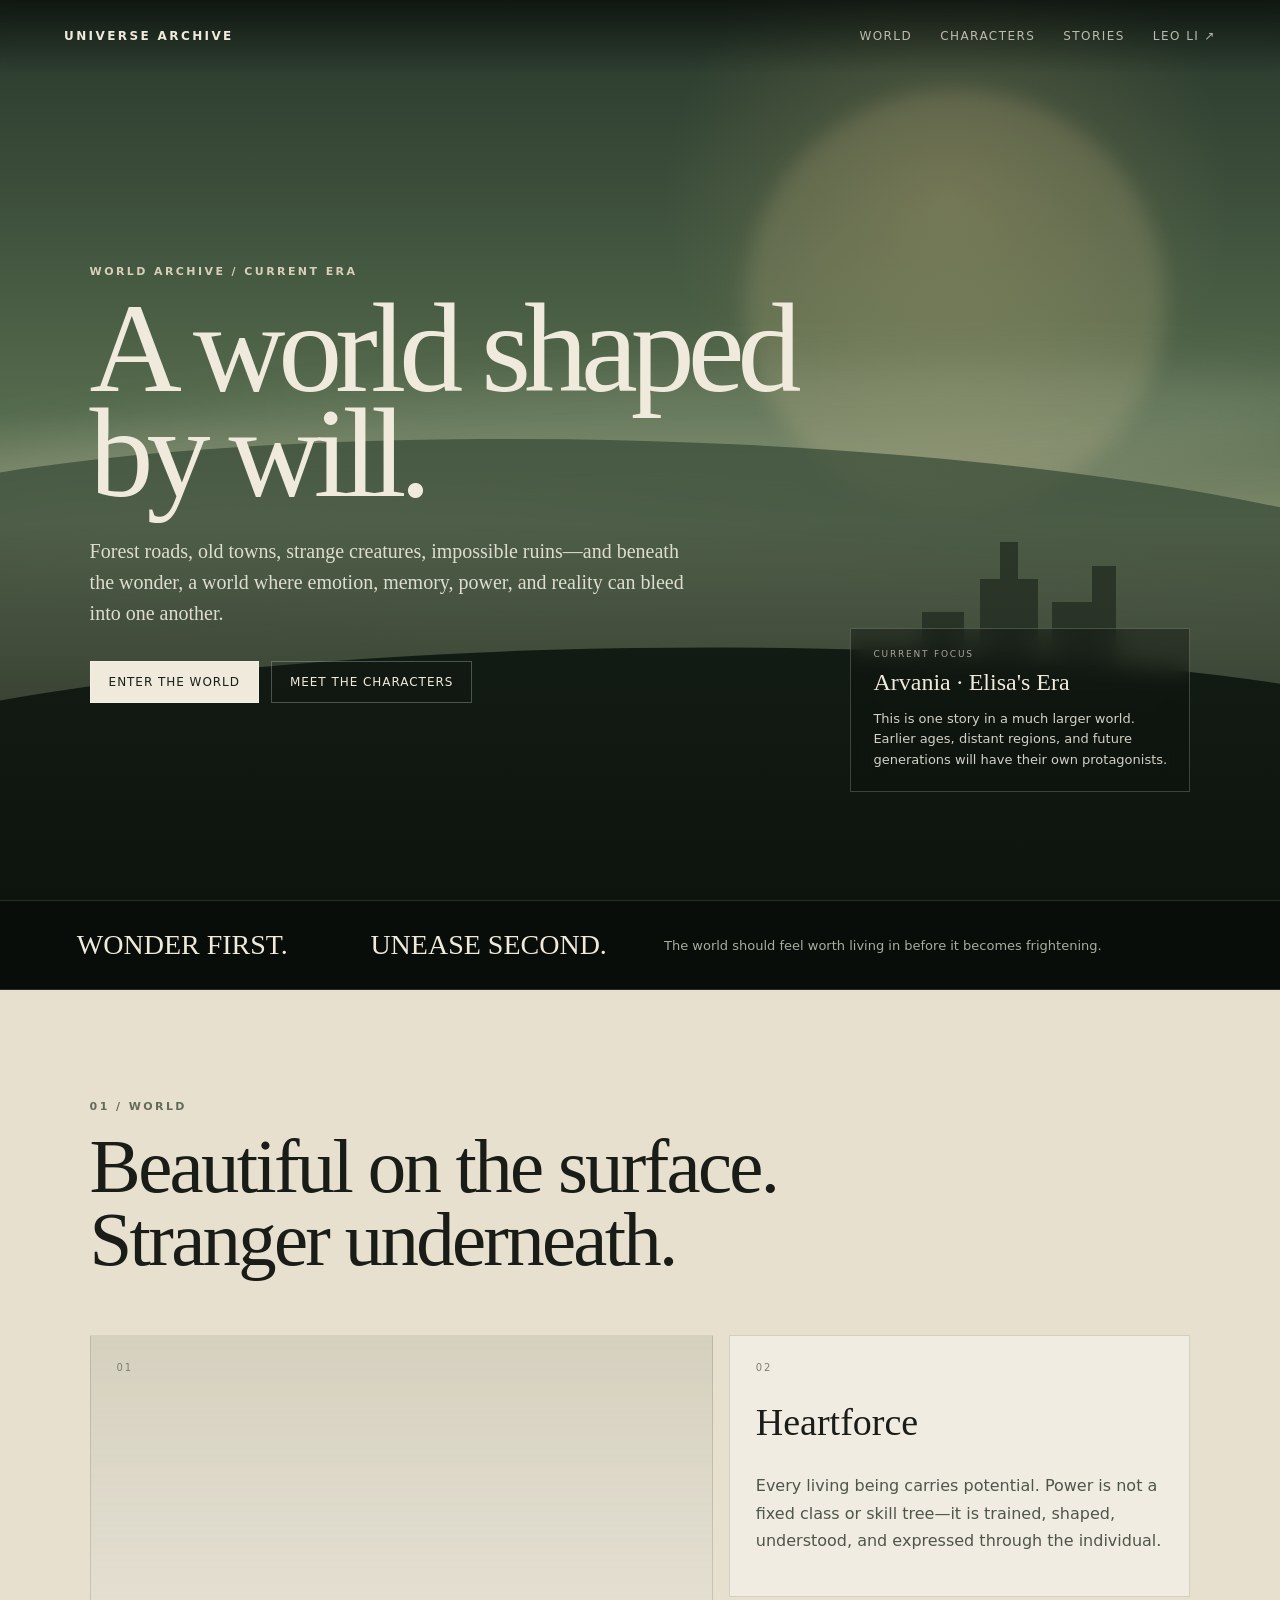
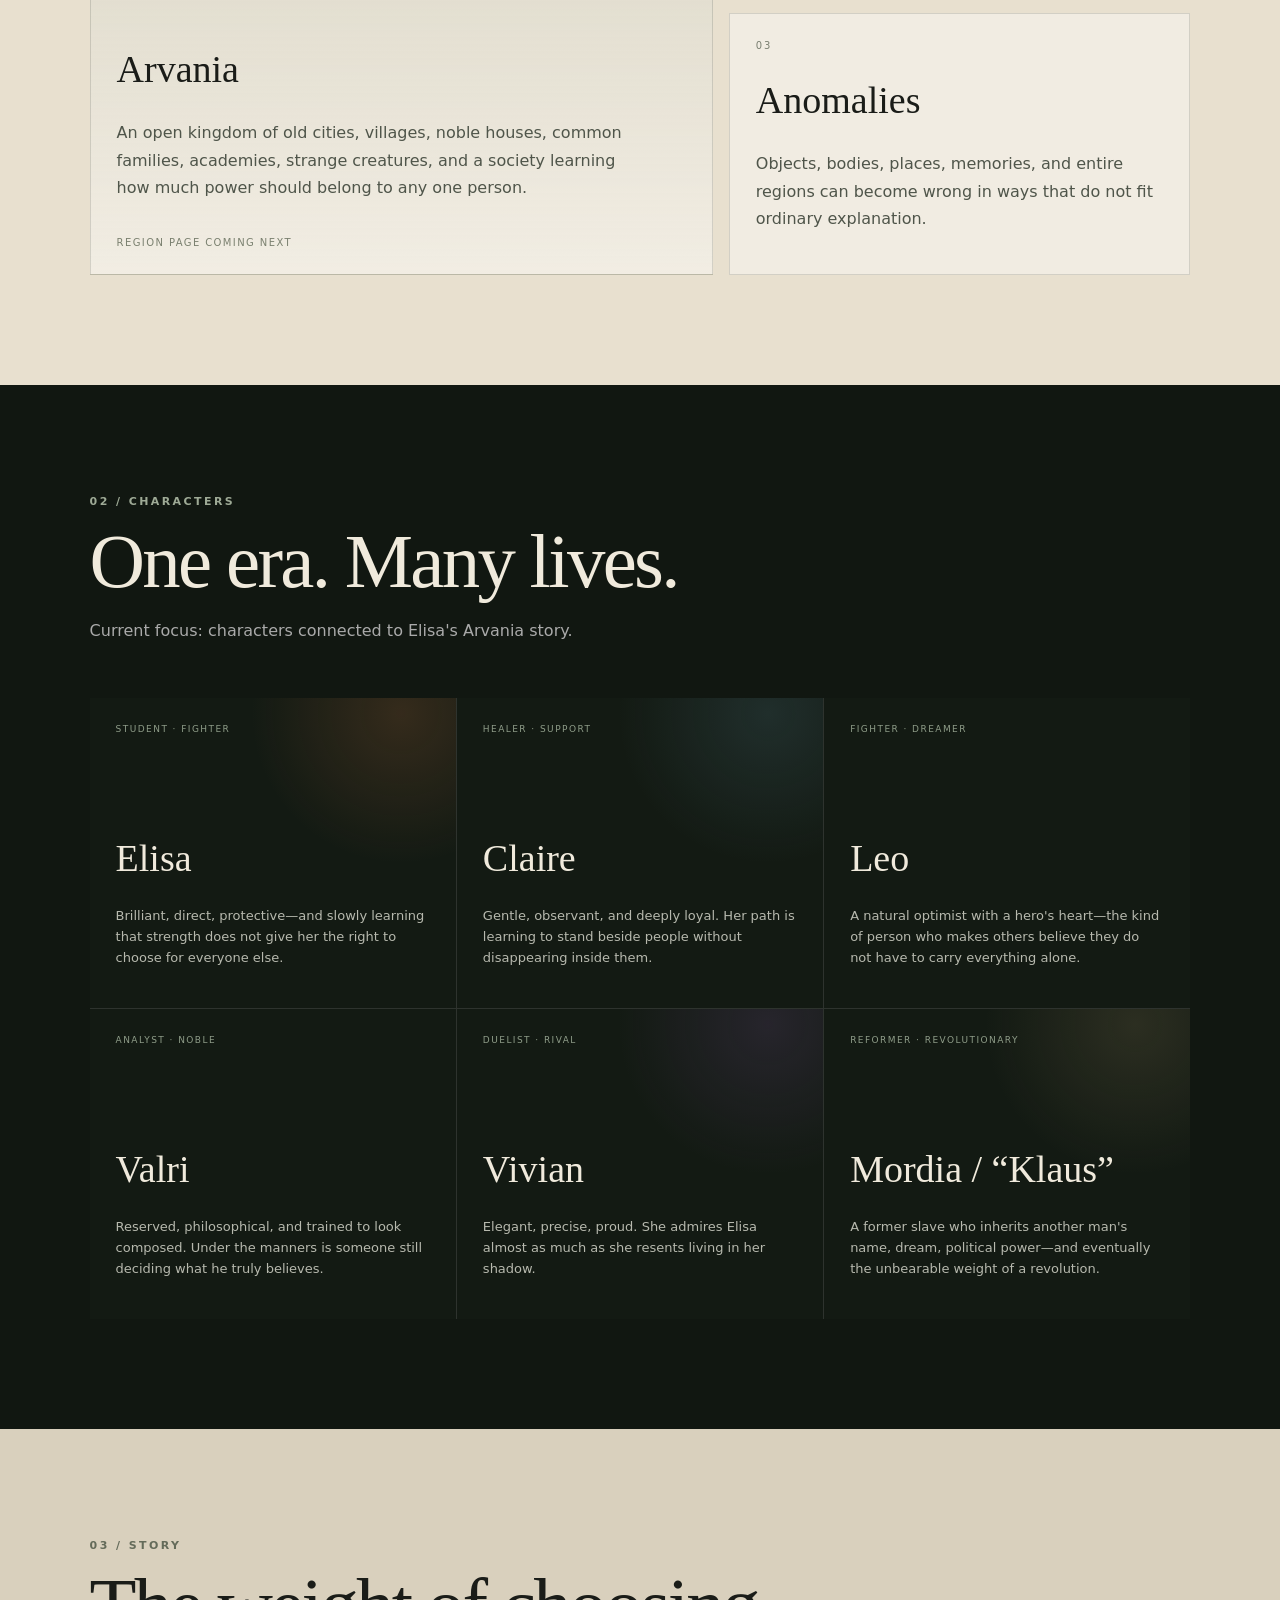
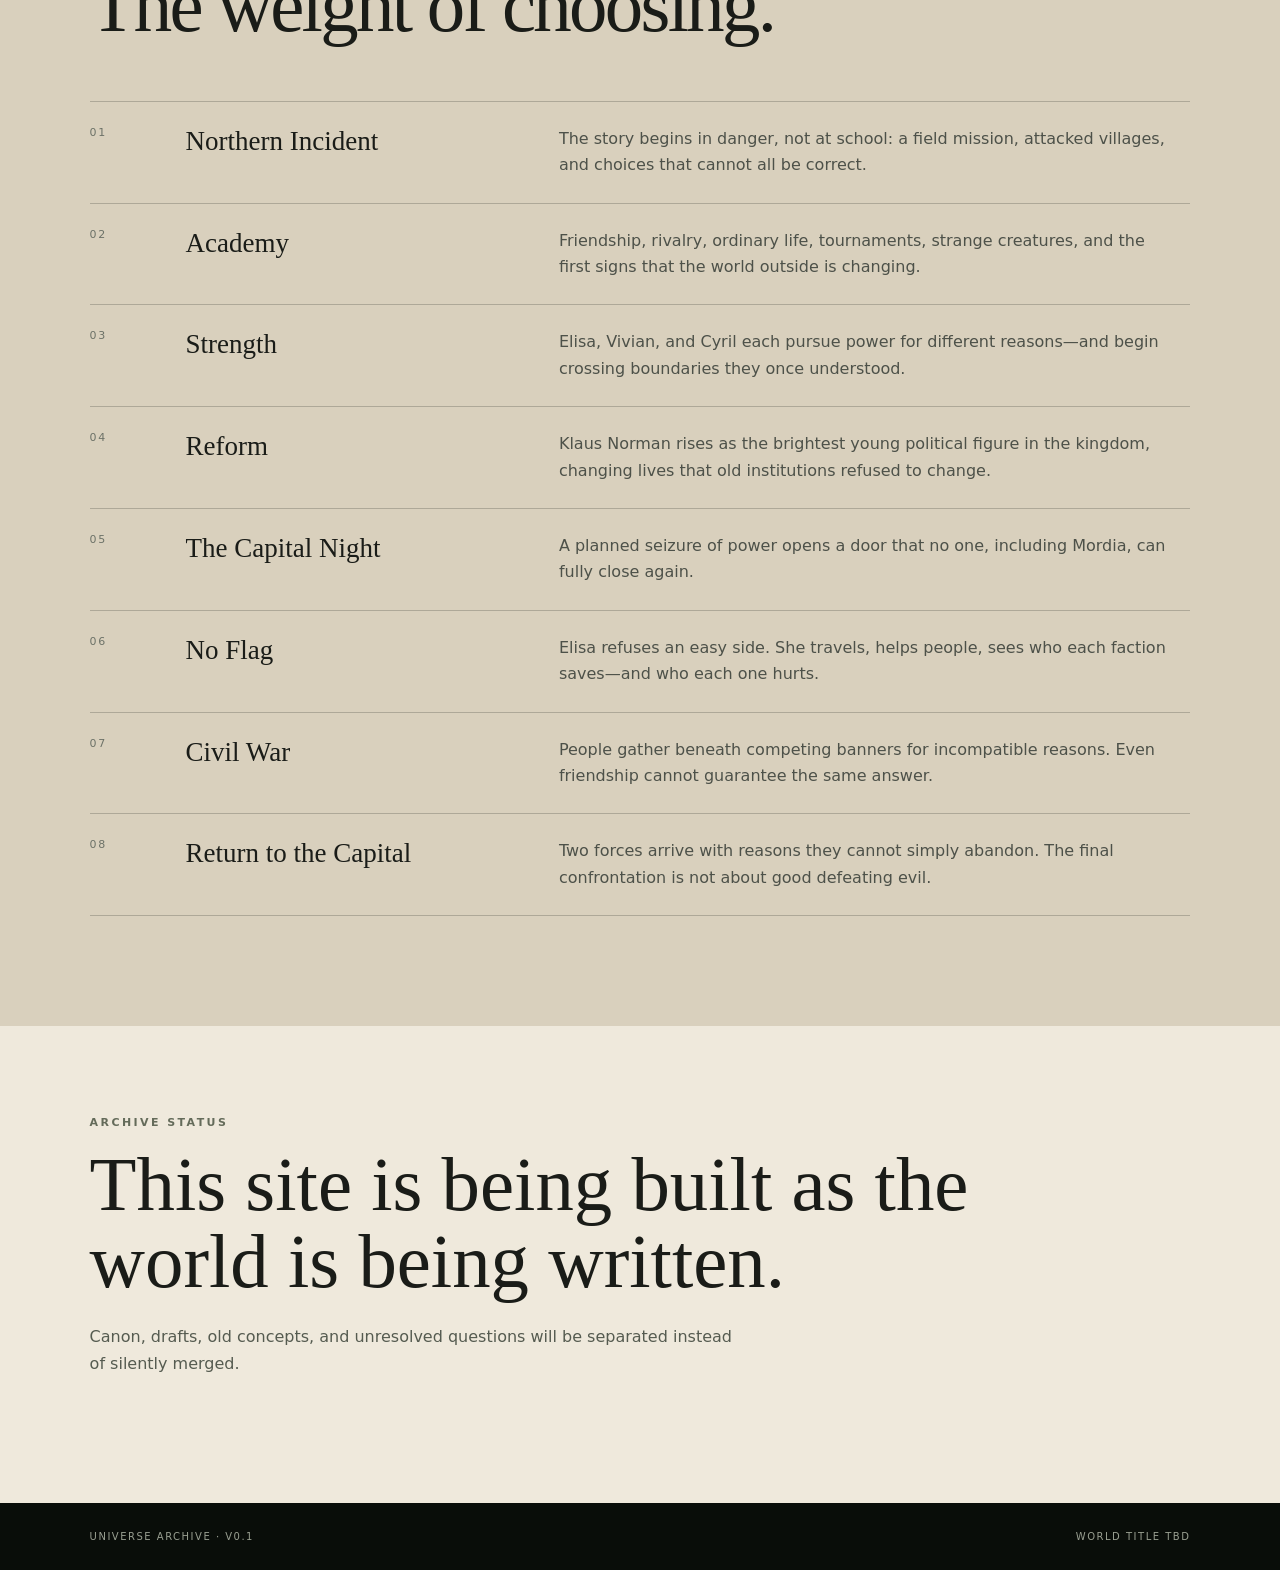
<file: universe/index.html>
<!doctype html>
<html lang="en">
<head>
  <meta charset="utf-8" />
  <meta name="viewport" content="width=device-width, initial-scale=1" />
  <meta name="description" content="A living fantasy world archive: regions, characters, stories, history, and anomalies." />
  <meta name="theme-color" content="#111711" />
  <title>Universe Archive</title>
  <link rel="stylesheet" href="styles.css" />
</head>
<body>
  <header class="site-header">
    <a class="brand" href="#top">UNIVERSE ARCHIVE</a>
    <nav>
      <a href="#world">World</a>
      <a href="#characters">Characters</a>
      <a href="#stories">Stories</a>
      <a href="../">Leo Li ↗</a>
    </nav>
  </header>

  <main id="top">
    <section class="hero">
      <div class="sky-glow"></div>
      <div class="mist mist-a"></div>
      <div class="mist mist-b"></div>
      <div class="hill hill-back"></div>
      <div class="hill hill-front"></div>

      <div class="hero-copy">
        <p class="eyebrow">WORLD ARCHIVE / CURRENT ERA</p>
        <h1>A world shaped<br>by will.</h1>
        <p class="lede">
          Forest roads, old towns, strange creatures, impossible ruins—and beneath the wonder,
          a world where emotion, memory, power, and reality can bleed into one another.
        </p>
        <div class="hero-actions">
          <a class="primary" href="#world">Enter the world</a>
          <a class="secondary" href="#characters">Meet the characters</a>
        </div>
      </div>

      <aside class="era-card">
        <span class="micro">CURRENT FOCUS</span>
        <strong>Arvania · Elisa's Era</strong>
        <p>This is one story in a much larger world. Earlier ages, distant regions, and future generations will have their own protagonists.</p>
      </aside>

      <div class="academy-silhouette" aria-hidden="true">
        <span></span><span></span><span></span><span></span><span></span>
      </div>
    </section>

    <section class="manifesto">
      <p>WONDER FIRST.</p>
      <p>UNEASE SECOND.</p>
      <span>The world should feel worth living in before it becomes frightening.</span>
    </section>

    <section id="world" class="section">
      <div class="section-heading">
        <p class="eyebrow">01 / WORLD</p>
        <h2>Beautiful on the surface.<br>Stranger underneath.</h2>
      </div>

      <div class="world-grid">
        <article class="panel large">
          <span class="number">01</span>
          <h3>Arvania</h3>
          <p>
            An open kingdom of old cities, villages, noble houses, common families, academies,
            strange creatures, and a society learning how much power should belong to any one person.
          </p>
          <span class="status">Region page coming next</span>
        </article>

        <article class="panel">
          <span class="number">02</span>
          <h3>Heartforce</h3>
          <p>
            Every living being carries potential. Power is not a fixed class or skill tree—it is trained,
            shaped, understood, and expressed through the individual.
          </p>
        </article>

        <article class="panel">
          <span class="number">03</span>
          <h3>Anomalies</h3>
          <p>
            Objects, bodies, places, memories, and entire regions can become wrong in ways that do not fit
            ordinary explanation.
          </p>
        </article>
      </div>
    </section>

    <section id="characters" class="section dark-section">
      <div class="section-heading">
        <p class="eyebrow light">02 / CHARACTERS</p>
        <h2>One era. Many lives.</h2>
        <p class="section-note">Current focus: characters connected to Elisa's Arvania story.</p>
      </div>

      <div class="character-grid">
        <article class="character-card elisa">
          <span class="role">STUDENT · FIGHTER</span>
          <h3>Elisa</h3>
          <p>Brilliant, direct, protective—and slowly learning that strength does not give her the right to choose for everyone else.</p>
        </article>

        <article class="character-card claire">
          <span class="role">HEALER · SUPPORT</span>
          <h3>Claire</h3>
          <p>Gentle, observant, and deeply loyal. Her path is learning to stand beside people without disappearing inside them.</p>
        </article>

        <article class="character-card leo">
          <span class="role">FIGHTER · DREAMER</span>
          <h3>Leo</h3>
          <p>A natural optimist with a hero's heart—the kind of person who makes others believe they do not have to carry everything alone.</p>
        </article>

        <article class="character-card valri">
          <span class="role">ANALYST · NOBLE</span>
          <h3>Valri</h3>
          <p>Reserved, philosophical, and trained to look composed. Under the manners is someone still deciding what he truly believes.</p>
        </article>

        <article class="character-card vivian">
          <span class="role">DUELIST · RIVAL</span>
          <h3>Vivian</h3>
          <p>Elegant, precise, proud. She admires Elisa almost as much as she resents living in her shadow.</p>
        </article>

        <article class="character-card mordia">
          <span class="role">REFORMER · REVOLUTIONARY</span>
          <h3>Mordia / “Klaus”</h3>
          <p>A former slave who inherits another man's name, dream, political power—and eventually the unbearable weight of a revolution.</p>
        </article>
      </div>
    </section>

    <section id="stories" class="section stories">
      <div class="section-heading">
        <p class="eyebrow">03 / STORY</p>
        <h2>The weight of choosing.</h2>
      </div>

      <div class="story-path">
        <article><span>01</span><h3>Northern Incident</h3><p>The story begins in danger, not at school: a field mission, attacked villages, and choices that cannot all be correct.</p></article>
        <article><span>02</span><h3>Academy</h3><p>Friendship, rivalry, ordinary life, tournaments, strange creatures, and the first signs that the world outside is changing.</p></article>
        <article><span>03</span><h3>Strength</h3><p>Elisa, Vivian, and Cyril each pursue power for different reasons—and begin crossing boundaries they once understood.</p></article>
        <article><span>04</span><h3>Reform</h3><p>Klaus Norman rises as the brightest young political figure in the kingdom, changing lives that old institutions refused to change.</p></article>
        <article><span>05</span><h3>The Capital Night</h3><p>A planned seizure of power opens a door that no one, including Mordia, can fully close again.</p></article>
        <article><span>06</span><h3>No Flag</h3><p>Elisa refuses an easy side. She travels, helps people, sees who each faction saves—and who each one hurts.</p></article>
        <article><span>07</span><h3>Civil War</h3><p>People gather beneath competing banners for incompatible reasons. Even friendship cannot guarantee the same answer.</p></article>
        <article><span>08</span><h3>Return to the Capital</h3><p>Two forces arrive with reasons they cannot simply abandon. The final confrontation is not about good defeating evil.</p></article>
      </div>
    </section>

    <section class="archive-note">
      <p class="eyebrow">ARCHIVE STATUS</p>
      <h2>This site is being built as the world is being written.</h2>
      <p>Canon, drafts, old concepts, and unresolved questions will be separated instead of silently merged.</p>
    </section>
  </main>

  <footer>
    <span>UNIVERSE ARCHIVE · V0.1</span>
    <span>World title TBD</span>
  </footer>
</body>
</html>
</file>
<file: styles.css>
:root{
  --ink:#11110f;--paper:#f3f0e8;--paper2:#fbf8f0;--muted:#68645c;--line:rgba(17,17,15,.16);
  --acid:#c9ff57;--orange:#ff9d33;--red:#e64b57;--plum:#23141d;--white:#fffdf8;
  --max:1480px;--pad:clamp(22px,4vw,64px);--radius:26px;
}
*{box-sizing:border-box}html{scroll-behavior:smooth}body{margin:0;background:var(--paper);color:var(--ink);font-family:Inter,ui-sans-serif,-apple-system,BlinkMacSystemFont,"Segoe UI",sans-serif;line-height:1.5;overflow-x:hidden}
a{color:inherit;text-decoration:none}img,video{display:block;width:100%}button,a{-webkit-tap-highlight-color:transparent}.page-shell{width:min(var(--max),calc(100% - 2*var(--pad)));margin-inline:auto}.section{padding-block:clamp(90px,11vw,170px)}
.site-header{position:sticky;top:0;z-index:80;display:flex;justify-content:space-between;align-items:center;min-height:68px;padding-inline:var(--pad);background:color-mix(in srgb,var(--paper) 88%,transparent);backdrop-filter:blur(18px);border-bottom:1px solid var(--line)}.wordmark{font-weight:950;letter-spacing:-.04em}.site-header nav{display:flex;gap:clamp(16px,2.8vw,40px);font-size:13px;font-weight:700}.site-header nav a{position:relative}.site-header nav a:after{content:"";position:absolute;left:0;right:100%;bottom:-5px;height:1px;background:currentColor;transition:right .2s ease}.site-header nav a:hover:after{right:0}
.eyebrow{margin:0 0 16px;font-size:11px;font-weight:900;letter-spacing:.18em;text-transform:uppercase}.eyebrow.light{color:#bcb4b8}.hero{min-height:calc(100svh - 68px);display:flex;flex-direction:column;justify-content:center;padding-top:8vh;padding-bottom:96px;position:relative}.hero-kicker{display:flex;align-items:center;gap:10px;margin-bottom:clamp(28px,4vw,54px);font-size:12px;font-weight:850;letter-spacing:.14em;text-transform:uppercase}.status-dot{width:9px;height:9px;border-radius:50%;background:var(--acid);box-shadow:0 0 0 5px rgba(201,255,87,.18)}.hero h1{margin:0;max-width:1250px;font-size:clamp(68px,10.4vw,164px);line-height:.82;letter-spacing:-.075em;font-weight:900}.hero h1 .outlined{color:transparent;-webkit-text-stroke:1.5px var(--ink)}.hero-bottom{display:grid;grid-template-columns:1.2fr .8fr;gap:60px;align-items:start;margin-top:clamp(42px,6vw,82px)}.lede{margin:0;max-width:780px;font-size:clamp(20px,2.2vw,31px);line-height:1.3;color:var(--muted)}.hero-meta{justify-self:end;display:grid;gap:9px;text-align:right;font-size:12px;font-weight:800;text-transform:uppercase;letter-spacing:.08em}.scroll-cue{position:relative;align-self:flex-end;display:flex;gap:14px;align-items:center;font-size:12px;font-weight:800;text-transform:uppercase;letter-spacing:.1em;margin-top:38px;padding-bottom:10px}.scroll-cue b{font-size:19px}
.section-head{display:grid;grid-template-columns:1fr .78fr;gap:clamp(45px,8vw,130px);align-items:end;margin-bottom:clamp(50px,7vw,90px)}.section-head.compact{margin-bottom:45px}.section-head h2{margin:0;font-size:clamp(52px,7vw,104px);line-height:.9;letter-spacing:-.06em}.section-head>p{margin:0;max-width:620px;font-size:clamp(17px,1.7vw,23px);color:var(--muted)}
.feature{display:grid;grid-template-columns:1.18fr .82fr;gap:clamp(34px,5vw,78px);align-items:center;padding-block:clamp(48px,7vw,95px);border-top:1px solid var(--line)}.feature:last-of-type{border-bottom:1px solid var(--line)}.feature-media{position:relative;overflow:hidden;border-radius:var(--radius);background:#ddd;box-shadow:0 30px 80px rgba(0,0,0,.1)}.feature-media video{aspect-ratio:16/10;object-fit:cover;transition:transform .7s cubic-bezier(.2,.7,.2,1)}.feature:hover .feature-media video{transform:scale(1.015)}.feature-dice .feature-media{background:var(--plum)}.feature-dice .feature-media video{aspect-ratio:16/9}.media-label{position:absolute;left:18px;top:18px;padding:9px 12px;border-radius:999px;background:rgba(17,17,15,.78);color:white;font-size:10px;font-weight:900;letter-spacing:.14em;backdrop-filter:blur(12px)}.feature-title-row{display:flex;gap:16px;align-items:flex-start;justify-content:space-between}.feature-copy h3{margin:0;font-size:clamp(58px,7vw,112px);line-height:.86;letter-spacing:-.065em}.availability{white-space:nowrap;margin-top:8px;padding:7px 10px;border:1px solid var(--line);border-radius:999px;font-size:10px;font-weight:850;text-transform:uppercase;letter-spacing:.08em}.feature-question{margin:28px 0 26px;max-width:620px;font-size:clamp(20px,2vw,29px);line-height:1.25}.tags{display:flex;flex-wrap:wrap;gap:8px;margin-bottom:34px}.tags span{padding:7px 10px;border:1px solid currentColor;border-radius:999px;font-size:10px;font-weight:850;letter-spacing:.05em;text-transform:uppercase}.arrow-link{display:inline-flex;align-items:center;gap:12px;font-size:14px;font-weight:900}.arrow-link span{font-size:23px;transition:transform .2s ease}.arrow-link:hover span{transform:translate(4px,4px)}
.research-section{background:var(--ink);color:var(--white);overflow:hidden}.research-top{display:grid;grid-template-columns:1.12fr .88fr;gap:clamp(50px,8vw,135px);align-items:end;margin-bottom:60px}.research-top h2{margin:0;max-width:900px;font-size:clamp(56px,7.3vw,112px);line-height:.9;letter-spacing:-.065em}.research-copy p{margin:0 0 20px;font-size:clamp(18px,1.7vw,24px);color:#d2ccca}.honesty-note{padding:20px 22px;border:1px solid rgba(255,255,255,.14);border-radius:18px;background:rgba(255,255,255,.045);font-size:15px!important}.honesty-note strong{color:var(--acid)}.allife-stage{overflow:hidden;border-radius:30px;border:1px solid rgba(255,255,255,.13);background:#1d1d1a}.allife-stage video{aspect-ratio:2.1/1;object-fit:cover}.allife-caption{display:flex;justify-content:space-between;gap:20px;padding:16px 20px;border-top:1px solid rgba(255,255,255,.12);font-size:11px;text-transform:uppercase;letter-spacing:.12em;color:#aaa4a1}.research-questions{display:grid;grid-template-columns:repeat(3,1fr);gap:1px;margin-top:70px;background:rgba(255,255,255,.14);border:1px solid rgba(255,255,255,.14)}.research-questions>div{padding:32px;background:#161613;min-height:330px}.research-questions span{font-size:11px;color:var(--acid);font-weight:900}.research-questions h3{margin:78px 0 16px;font-size:clamp(27px,2.5vw,40px);line-height:1.02;letter-spacing:-.04em}.research-questions p{margin:0;color:#aaa4a1;font-size:15px}.allife-detail{margin:clamp(80px,10vw,140px) 0 0}.allife-detail img{border-radius:24px}.allife-detail figcaption{color:#aaa4a1}
.project-grid{display:grid;grid-template-columns:repeat(12,1fr);gap:24px}.mini-project{overflow:hidden;border:1px solid var(--line);border-radius:24px;background:var(--paper2);transition:transform .24s ease,box-shadow .24s ease}.mini-project:hover{transform:translateY(-5px);box-shadow:0 24px 60px rgba(0,0,0,.1)}.mini-absurd{grid-column:span 6}.mini-words,.mini-adc{grid-column:span 3}.mini-media{overflow:hidden;background:#ddd}.mini-media video,.mini-media img{aspect-ratio:4/3;object-fit:cover;transition:transform .5s ease}.mini-absurd .mini-media video{aspect-ratio:16/9}.mini-project:hover .mini-media img,.mini-project:hover .mini-media video{transform:scale(1.025)}.mini-copy{padding:24px}.mini-index{font-size:10px;font-weight:900;letter-spacing:.14em}.mini-copy h3{margin:18px 0 10px;font-size:clamp(31px,3.2vw,50px);line-height:.95;letter-spacing:-.045em}.mini-copy p{margin:0 0 22px;color:var(--muted)}.tags.small{margin:0}.tags.small span{font-size:9px}
.case-study{border-top:1px solid var(--line)}.case-conquer{background:#ece5d8}.case-dice{background:var(--plum);color:#fff7f3}.case-dice .case-summary p,.case-dice .case-split p,.case-dice figcaption{color:#bcb0b5}.case-intro{display:grid;grid-template-columns:1.14fr .86fr;gap:clamp(45px,8vw,130px);align-items:end;margin-bottom:65px}.case-intro h2{margin:0;max-width:900px;font-size:clamp(56px,7vw,108px);line-height:.9;letter-spacing:-.065em}.case-summary>p{margin:0 0 30px;font-size:clamp(18px,1.8vw,26px);color:var(--muted)}.case-summary dl{margin:0;border-top:1px solid currentColor}.case-summary dl div{display:grid;grid-template-columns:140px 1fr;gap:18px;padding:14px 0;border-bottom:1px solid color-mix(in srgb,currentColor 25%,transparent)}.case-summary dt{font-size:10px;font-weight:900;text-transform:uppercase;letter-spacing:.12em}.case-summary dd{margin:0;font-size:13px}.wide-media{margin:0}.wide-media video{max-height:82vh;object-fit:contain;background:#d7cebd;border-radius:24px;border:1px solid rgba(0,0,0,.15)}.case-dice .wide-media video{background:#130b10;border-color:rgba(255,255,255,.12)}figcaption{margin-top:11px;font-size:11px;color:var(--muted)}.principles{display:grid;grid-template-columns:repeat(3,1fr);gap:1px;margin-top:75px;border:1px solid var(--line);background:var(--line)}.principles>div{padding:30px;background:#f7f2e7;min-height:285px}.principles b{font-size:10px}.principles h3{margin:72px 0 14px;font-size:clamp(28px,2.5vw,42px);line-height:1;letter-spacing:-.04em}.principles p{margin:0;color:var(--muted)}.case-split{display:grid;grid-template-columns:.76fr 1.24fr;gap:clamp(45px,8vw,120px);align-items:center;margin-top:clamp(95px,12vw,170px)}.case-split.reverse{grid-template-columns:1.2fr .8fr}.case-split.reverse>div{order:2}.case-split h3{margin:0 0 18px;font-size:clamp(38px,4.5vw,68px);line-height:.95;letter-spacing:-.055em}.case-split p{margin:0;color:var(--muted);font-size:17px}.case-split figure{margin:0}.case-split img{border-radius:20px;border:1px solid rgba(0,0,0,.14)}.case-dice .case-split img{border-color:rgba(255,255,255,.13)}.verb-line{display:flex;align-items:center;justify-content:space-between;gap:16px;margin-top:60px;padding-block:26px;border-top:1px solid rgba(255,255,255,.2);border-bottom:1px solid rgba(255,255,255,.2);font-size:clamp(16px,2vw,29px);font-weight:950;letter-spacing:.05em}.verb-line i{font-style:normal;color:var(--red)}.process-pair{display:grid;grid-template-columns:1fr 1fr;gap:30px;margin-top:clamp(90px,11vw,160px)}.process-pair figure{margin:0}.process-pair img{height:100%;max-height:580px;object-fit:cover;border-radius:20px;border:1px solid rgba(255,255,255,.13)}
.about{border-top:1px solid var(--line)}.about-label{display:flex;justify-content:space-between;align-items:center;margin-bottom:55px}.about-label span{font-size:11px;color:var(--muted)}.about-grid{display:grid;grid-template-columns:1.2fr .8fr;gap:clamp(50px,9vw,145px)}.about h2{margin:0;font-size:clamp(52px,6.6vw,100px);line-height:.92;letter-spacing:-.06em}.about-copy p{margin:0 0 22px;font-size:clamp(18px,1.7vw,24px);color:var(--muted)}.about-links{display:flex;gap:28px;margin-top:40px;font-weight:900}.about-links a{border-bottom:1px solid currentColor}.site-footer{display:grid;grid-template-columns:1fr auto 1fr;gap:25px;align-items:center;padding-block:26px;border-top:1px solid var(--line);font-size:10px;text-transform:uppercase;letter-spacing:.08em}.site-footer a{text-align:right;font-weight:900}
.reveal{opacity:0;transform:translateY(24px);transition:opacity .7s ease,transform .7s ease}.reveal.is-visible{opacity:1;transform:none}
@media(max-width:1050px){.feature{grid-template-columns:1fr}.feature-copy{max-width:850px}.mini-absurd{grid-column:span 12}.mini-words,.mini-adc{grid-column:span 6}.research-questions{grid-template-columns:1fr}.research-questions>div{min-height:auto}.research-questions h3{margin-top:38px}.case-intro,.research-top,.section-head,.about-grid{grid-template-columns:1fr}.hero-bottom{grid-template-columns:1fr}.hero-meta{justify-self:start;text-align:left}.case-split,.case-split.reverse{grid-template-columns:1fr}.case-split.reverse>div{order:initial}}
@media(max-width:700px){.site-header nav a:nth-child(2),.site-header nav a:nth-child(3){display:none}.hero{min-height:82svh}.hero h1{font-size:clamp(62px,18vw,96px)}.scroll-cue{display:none}.mini-words,.mini-adc{grid-column:span 12}.project-grid{gap:18px}.allife-stage video{aspect-ratio:16/10}.allife-caption{flex-direction:column}.principles,.process-pair{grid-template-columns:1fr}.verb-line{flex-wrap:wrap;justify-content:flex-start}.site-footer{grid-template-columns:1fr auto}.site-footer span:nth-child(2){display:none}.case-summary dl div{grid-template-columns:1fr;gap:4px}.feature-title-row{display:block}.availability{display:inline-block;margin-top:14px}}
@media(prefers-reduced-motion:reduce){html{scroll-behavior:auto}.reveal{opacity:1;transform:none;transition:none}.feature-media video,.mini-media img,.mini-media video{transition:none}}

/* v0.4 — hero spacing polish */
.hero h1{
  display:grid;
  gap:.09em;
  max-width:1240px;
  font-size:clamp(60px,8.9vw,148px);
  line-height:1.01;
  letter-spacing:-.054em;
  margin-top:10px;
}
.hero-line{display:block;white-space:nowrap}
.hero h1 .outlined{-webkit-text-stroke:1.15px var(--ink);letter-spacing:.012em;padding-right:.06em;font-kerning:none;font-feature-settings:"kern" 0}
.hero-ornament{
  position:relative;
  order:2;
  align-self:flex-start;
  display:flex;align-items:center;gap:12px;
  writing-mode:vertical-rl;text-orientation:mixed;color:var(--muted);
  font-size:9px;font-weight:900;letter-spacing:.18em;text-transform:uppercase;
  margin:8px 0 20px;
}
.hero h1{order:3}
.hero-bottom{order:4}
.scroll-cue{order:5}
.hero-ornament b{color:var(--orange);font-size:15px}
.hero:before{
  content:"";position:absolute;left:-20vw;right:-20vw;top:0;bottom:0;pointer-events:none;opacity:.16;
  background-image:linear-gradient(to right,rgba(17,17,15,.13) 1px,transparent 1px),linear-gradient(to bottom,rgba(17,17,15,.1) 1px,transparent 1px);
  background-size:72px 72px;mask-image:linear-gradient(to bottom,transparent 0,#000 18%,#000 72%,transparent 100%);
}
.hero>*{position:relative;z-index:1}
.section-head,.case-intro,.research-top{position:relative}
.section-head:before,.case-intro:before,.research-top:before{
  content:"✦";position:absolute;left:-31px;top:4px;font-size:11px;color:var(--orange)
}
.feature-media,.mini-media,.allife-stage,.wide-media video,.case-split img,.process-pair img{
  position:relative;
}
.feature-media:after,.mini-media:after,.allife-stage:after{
  content:"";position:absolute;inset:10px;pointer-events:none;opacity:.48;
  background:
    linear-gradient(currentColor,currentColor) left top/22px 1px no-repeat,
    linear-gradient(currentColor,currentColor) left top/1px 22px no-repeat,
    linear-gradient(currentColor,currentColor) right top/22px 1px no-repeat,
    linear-gradient(currentColor,currentColor) right top/1px 22px no-repeat,
    linear-gradient(currentColor,currentColor) left bottom/22px 1px no-repeat,
    linear-gradient(currentColor,currentColor) left bottom/1px 22px no-repeat,
    linear-gradient(currentColor,currentColor) right bottom/22px 1px no-repeat,
    linear-gradient(currentColor,currentColor) right bottom/1px 22px no-repeat;
  color:rgba(255,255,255,.55)
}
.feature-copy{position:relative;padding-left:clamp(0px,1.4vw,20px)}
.feature-copy:before{content:"";position:absolute;left:0;top:6px;width:1px;height:58px;background:var(--orange);opacity:.8}
.design-trace{margin-top:clamp(84px,10vw,140px);padding-top:30px;border-top:1px solid var(--line)}
.trace-heading{display:grid;grid-template-columns:.42fr 1fr .8fr;gap:clamp(24px,4vw,64px);align-items:start;margin-bottom:30px}
.trace-heading h3{margin:0;font-size:clamp(34px,4.2vw,64px);line-height:.98;letter-spacing:-.05em}
.trace-heading>p:last-child{margin:0;color:var(--muted);font-size:16px;max-width:520px}
.trace-grid{display:grid;grid-template-columns:repeat(4,1fr);gap:1px;background:var(--line);border:1px solid var(--line)}
.trace-grid article{background:rgba(255,255,255,.34);padding:26px;min-height:300px}
.trace-grid article>span{font-size:9px;font-weight:950;letter-spacing:.15em;text-transform:uppercase;color:#8a5a20}
.trace-grid h4{margin:70px 0 14px;font-size:clamp(21px,2vw,31px);line-height:1.04;letter-spacing:-.035em}
.trace-grid p{margin:0;color:var(--muted);font-size:14px}
.design-trace.dark{border-color:rgba(255,255,255,.2)}
.design-trace.dark .trace-heading>p:last-child,.design-trace.dark .trace-grid p{color:#bcb0b5}
.design-trace.dark .trace-grid{background:rgba(255,255,255,.18);border-color:rgba(255,255,255,.18)}
.design-trace.dark .trace-grid article{background:#2b1924}
.design-trace.dark .trace-grid article>span{color:#ffb069}
@media(max-width:1050px){
  .hero h1{font-size:clamp(64px,12vw,118px);line-height:1;letter-spacing:-.048em;gap:.08em}
  .hero-ornament{position:relative;writing-mode:horizontal-tb;order:2;display:inline-flex;margin:8px 0 18px}
  .trace-heading{grid-template-columns:1fr}
  .trace-grid{grid-template-columns:repeat(2,1fr)}
  .trace-grid article{min-height:250px}.trace-grid h4{margin-top:44px}
}
@media(max-width:700px){
  .hero h1{font-size:clamp(50px,15vw,82px);line-height:1.02;letter-spacing:-.04em;gap:.1em}
  .hero-line{white-space:normal}
  .hero-ornament{writing-mode:horizontal-tb;margin:10px 0 14px;font-size:8px;letter-spacing:.14em}
  .scroll-cue{align-self:flex-start;margin-top:24px}
  .section-head:before,.case-intro:before,.research-top:before{display:none}
  .feature-copy:before{display:none}
  .trace-grid{grid-template-columns:1fr}
  .trace-grid article{min-height:auto}.trace-grid h4{margin-top:32px}
}

/* v0.6 — outlined Agency line: disable kerning to prevent C/Y collision on Windows/system fonts */
.hero-line.outlined{letter-spacing:.012em!important;font-kerning:none!important;font-feature-settings:"kern" 0!important;}

/* v0.7 — evidence-led case study sections */
.system-grammar{margin-top:clamp(90px,11vw,160px);padding-top:30px;border-top:1px solid var(--line)}
.grammar-intro{display:grid;grid-template-columns:.4fr 1fr .85fr;gap:clamp(24px,4vw,64px);align-items:start;margin-bottom:32px}
.grammar-intro h3{margin:0;font-size:clamp(36px,4.5vw,66px);line-height:.96;letter-spacing:-.05em}
.grammar-intro>p:last-child{margin:0;color:var(--muted);font-size:16px}
.grammar-grid{display:grid;grid-template-columns:repeat(5,1fr);gap:1px;background:var(--line);border:1px solid var(--line)}
.grammar-grid article{padding:25px;background:rgba(255,255,255,.35);min-height:285px}
.grammar-grid article>b{display:block;font-size:34px;line-height:1;margin-bottom:24px}
.grammar-grid article>span{font-size:9px;font-weight:950;letter-spacing:.14em;text-transform:uppercase;color:#8a5a20}
.grammar-grid h4{margin:52px 0 10px;font-size:clamp(24px,2vw,32px);line-height:1;letter-spacing:-.035em}
.grammar-grid p{margin:0;color:var(--muted);font-size:14px}
.decision-moment,.route-story,.combo-story{display:grid;grid-template-columns:1.05fr .95fr;gap:clamp(36px,7vw,110px);align-items:start;margin-top:clamp(80px,10vw,140px);padding:30px 0;border-top:1px solid var(--line);border-bottom:1px solid var(--line)}
.decision-moment h3,.route-story h3,.combo-story h3{margin:0;font-size:clamp(38px,4.6vw,70px);line-height:.95;letter-spacing:-.055em}
.decision-moment>p,.route-story>p,.combo-copy p{margin:0;color:var(--muted);font-size:clamp(17px,1.5vw,22px)}
.comeback{display:grid;grid-template-columns:1fr 1fr;gap:clamp(38px,7vw,110px);align-items:start;margin-top:clamp(90px,11vw,160px);padding:clamp(32px,4vw,54px);border:1px solid var(--line);background:#f7f0e3;border-radius:24px}
.comeback-copy h3{margin:0 0 22px;font-size:clamp(40px,5vw,76px);line-height:.92;letter-spacing:-.055em}
.comeback-copy p{margin:0 0 18px;font-size:17px;color:var(--muted)}
.comeback-copy p strong{color:var(--ink)}
.caveat{font-size:13px!important;padding-top:18px;border-top:1px solid var(--line)}
.comeback-timeline{display:grid;gap:10px}
.comeback-timeline>div{display:grid;grid-template-columns:90px 1fr auto 1fr;gap:12px;align-items:end;padding:16px 18px;border:1px solid var(--line);background:var(--paper2)}
.comeback-timeline span{grid-column:1/-1;font-size:9px;font-weight:950;letter-spacing:.14em;text-transform:uppercase;color:var(--muted)}
.comeback-timeline strong{font-size:clamp(34px,4vw,58px);line-height:.9;letter-spacing:-.04em}
.comeback-timeline small{display:block;font-size:9px;text-transform:uppercase;letter-spacing:.08em;color:var(--muted)}
.comeback-timeline i{font-style:normal;font-size:10px;font-weight:900;color:var(--muted);padding-bottom:7px}
.comeback-timeline>em{text-align:center;font-style:normal;color:#9b6931}
.comeback-timeline .victory{grid-template-columns:1fr;background:var(--ink);color:var(--white)}
.comeback-timeline .victory strong{font-size:clamp(34px,4.5vw,64px)}
.comeback-timeline .victory small,.comeback-timeline .victory span{color:#c7c1bc}
.dice-grammar-section{border-color:rgba(255,255,255,.2)}
.dice-grammar-section .grammar-intro>p:last-child{color:#bcb0b5}
.dice-grammar{background:rgba(255,255,255,.18);border-color:rgba(255,255,255,.18)}
.dice-grammar article{background:#2b1924}
.dice-grammar article>span{color:#ffb069}.dice-grammar p{color:#bcb0b5}
.combo-story{border-color:rgba(255,255,255,.2)}
.combo-copy p{color:#bcb0b5}
.combo-flow{display:flex;flex-wrap:wrap;gap:10px;align-items:center;align-content:flex-start}
.combo-flow span,.combo-flow strong{padding:11px 14px;border:1px solid rgba(255,255,255,.24);border-radius:999px;font-size:11px;font-weight:950;letter-spacing:.08em}
.combo-flow strong{background:var(--red);border-color:var(--red);color:white}
.combo-flow i{font-style:normal;color:#8e7b85}

/* Give the outlined word generous spacing on system-font renderers. */
.hero-line.outlined{letter-spacing:.035em!important;padding-right:.08em;font-kerning:none!important;font-feature-settings:"kern" 0!important;text-rendering:geometricPrecision}

@media(max-width:1100px){
  .grammar-intro{grid-template-columns:1fr}
  .grammar-grid{grid-template-columns:repeat(2,1fr)}
  .grammar-grid article:last-child{grid-column:1/-1}
  .comeback{grid-template-columns:1fr}
}
@media(max-width:760px){
  .grammar-grid{grid-template-columns:1fr}
  .grammar-grid article:last-child{grid-column:auto}
  .grammar-grid article{min-height:auto}.grammar-grid h4{margin-top:30px}
  .decision-moment,.route-story,.combo-story{grid-template-columns:1fr}
  .comeback{padding:24px 18px}
  .comeback-timeline>div{grid-template-columns:1fr auto 1fr}
  .comeback-timeline>div span{grid-column:1/-1}
  .hero-line.outlined{letter-spacing:.045em!important}
}

/* v0.8 — polish pass: safer type, stronger rhythm, controlled motion */
.hero-title-row{
  display:grid;
  grid-template-columns:32px minmax(0,1fr);
  gap:22px;
  align-items:stretch;
}
.hero-title-row h1{
  order:initial;
  margin:0;
}
.hero-ornament{
  position:relative;
  order:initial;
  align-self:stretch;
  justify-self:start;
  display:flex;
  align-items:center;
  justify-content:center;
  gap:12px;
  writing-mode:vertical-rl;
  text-orientation:mixed;
  margin:0;
  padding-block:4px;
  border-left:1px solid rgba(17,17,15,.2);
}
.hero-ornament:before{
  content:"";
  width:7px;height:7px;border-radius:50%;
  background:var(--orange);
  box-shadow:0 0 0 5px rgba(255,157,51,.12);
  animation:heroPulse 2.4s ease-in-out infinite;
}
.hero-ornament b{animation:ornamentSpin 8s linear infinite}
.hero h1{
  max-width:1180px;
  font-size:clamp(58px,8.45vw,136px);
  line-height:1.02;
  letter-spacing:-.044em;
  gap:.07em;
}
.hero-line{line-height:1.02}
.hero-line.outlined.agency-word{
  display:inline-flex;
  width:max-content;
  gap:0;
  letter-spacing:0!important;
  padding-right:0;
  font-kerning:none!important;
  font-feature-settings:"kern" 0!important;
  text-rendering:geometricPrecision;
}
.agency-word>span{display:inline-block;letter-spacing:0}
.agency-word .agency-c{margin-right:.045em}
.hero-bottom{margin-top:clamp(38px,5vw,70px)}

.motion-strip{
  overflow:hidden;
  border-top:1px solid var(--ink);
  border-bottom:1px solid var(--ink);
  background:var(--acid);
  color:var(--ink);
}
.motion-track{
  width:max-content;
  display:flex;
  align-items:center;
  gap:24px;
  padding:12px 0;
  font-size:11px;
  font-weight:950;
  letter-spacing:.14em;
  text-transform:uppercase;
  animation:marquee 24s linear infinite;
}
.motion-track i{font-style:normal;color:#6d751f}
.motion-strip:hover .motion-track{animation-play-state:paused}

/* Safer large-type metrics across system fonts. */
.section-head h2,
.research-top h2,
.case-intro h2,
.about h2,
.feature-copy h3,
.case-split h3,
.trace-heading h3,
.grammar-intro h3,
.decision-moment h3,
.route-story h3,
.combo-story h3,
.comeback-copy h3{
  line-height:1.02;
  letter-spacing:-.038em;
  text-wrap:balance;
}
.about h2{font-size:clamp(46px,5.7vw,86px);max-width:900px}
.section-head h2{font-size:clamp(48px,6.2vw,92px)}
.case-intro h2{font-size:clamp(52px,6.3vw,96px)}
.research-top h2{font-size:clamp(52px,6.6vw,100px)}
.feature-copy h3{font-size:clamp(54px,6.3vw,96px)}

/* More visual identity by project, without turning the page into a rainbow. */
.feature-conquer{position:relative}
.feature-conquer:before,.feature-dice:before{
  content:"";
  position:absolute;
  left:0;top:0;
  width:72px;height:5px;
}
.feature-conquer:before{background:var(--orange)}
.feature-dice:before{background:var(--red)}
.mini-absurd{border-top:4px solid var(--red)}
.mini-words{border-top:4px solid #5c8fd8}
.mini-adc{border-top:4px solid #8c7659}
.research-section{position:relative}
.research-section:before{
  content:"R&D";
  position:absolute;
  right:-.03em;top:90px;
  font-size:clamp(120px,22vw,360px);
  line-height:.7;
  font-weight:950;
  letter-spacing:-.08em;
  color:rgba(255,255,255,.025);
  pointer-events:none;
}

/* Clean playtest evidence cards: number + label stay together. */
.comeback{overflow:hidden;position:relative}
.comeback:before{
  content:"PLAYTEST / 01";
  position:absolute;
  right:18px;top:14px;
  font-size:9px;font-weight:950;letter-spacing:.16em;
  color:#a57b4e;
}
.comeback-timeline{gap:12px}
.comeback-timeline .timeline-card{
  display:grid;
  grid-template-columns:minmax(0,1fr) auto minmax(0,1fr);
  grid-template-rows:auto auto;
  column-gap:16px;
  row-gap:10px;
  align-items:end;
  padding:18px 20px 20px;
  border:1px solid var(--line);
  background:var(--paper2);
  border-radius:14px;
  transition:transform .25s ease,box-shadow .25s ease,border-color .25s ease;
}
.comeback-timeline .timeline-card:hover{
  transform:translateY(-3px);
  box-shadow:0 14px 35px rgba(61,43,20,.08);
  border-color:rgba(138,90,32,.35);
}
.timeline-time{
  grid-column:1/-1;
  font-size:9px;
  font-weight:950;
  letter-spacing:.14em;
  text-transform:uppercase;
  color:var(--muted);
}
.timeline-side{min-width:0}
.timeline-side strong{
  display:block;
  font-size:clamp(34px,3.9vw,56px);
  line-height:.92;
  letter-spacing:-.035em;
  white-space:nowrap;
}
.timeline-side small{
  display:block;
  margin-top:8px;
  font-size:9px;
  line-height:1.25;
  text-transform:uppercase;
  letter-spacing:.075em;
  color:var(--muted);
  white-space:normal;
}
.timeline-side.enemy{text-align:right}
.comeback-timeline .timeline-card>i{
  align-self:center;
  padding:0;
  font-style:normal;
  font-size:10px;
  font-weight:950;
  color:#9b6931;
}
.comeback-timeline>em{animation:bobArrow 1.8s ease-in-out infinite}
.comeback-timeline .victory{
  display:grid;
  grid-template-columns:1fr auto;
  align-items:end;
  gap:8px 16px;
  padding:20px;
  border-radius:14px;
  background:var(--ink);
  color:var(--white);
}
.comeback-timeline .victory span{grid-column:1/-1}
.comeback-timeline .victory strong{font-size:clamp(34px,4vw,58px);line-height:.95}
.comeback-timeline .victory small{align-self:end;text-align:right;padding-bottom:4px}

/* More tactile motion without hiding information. */
.feature-media,.mini-media,.allife-stage{transform:translateZ(0)}
.feature-media:before,.mini-media:before,.allife-stage:before{
  content:"";
  position:absolute;
  z-index:2;
  left:0;top:0;
  width:100%;height:3px;
  background:currentColor;
  transform:scaleX(0);
  transform-origin:left;
  opacity:.65;
  transition:transform .6s cubic-bezier(.2,.75,.2,1);
  pointer-events:none;
}
.feature-media:hover:before,.mini-media:hover:before,.allife-stage:hover:before{transform:scaleX(1)}
.feature-conquer .feature-media{color:var(--orange)}
.feature-dice .feature-media{color:var(--red)}
.allife-stage{color:var(--acid)}
.mini-absurd .mini-media{color:var(--red)}
.mini-words .mini-media{color:#5c8fd8}
.mini-adc .mini-media{color:#8c7659}
.reveal{transition-duration:.75s;transition-timing-function:cubic-bezier(.2,.75,.2,1)}
.reveal.is-visible{animation:revealSettle .75s cubic-bezier(.2,.75,.2,1) both}

@keyframes marquee{to{transform:translateX(-50%)}}
@keyframes heroPulse{0%,100%{transform:scale(1);opacity:.75}50%{transform:scale(1.45);opacity:1}}
@keyframes ornamentSpin{to{transform:rotate(360deg)}}
@keyframes bobArrow{0%,100%{transform:translateY(0)}50%{transform:translateY(4px)}}
@keyframes revealSettle{0%{filter:blur(3px)}100%{filter:blur(0)}}

@media(max-width:1050px){
  .hero-title-row{grid-template-columns:1fr;gap:14px}
  .hero-ornament{
    writing-mode:horizontal-tb;
    justify-content:flex-start;
    width:max-content;
    border-left:0;
    border-top:1px solid rgba(17,17,15,.2);
    padding-top:10px;
  }
  .hero h1{font-size:clamp(62px,11.7vw,114px);line-height:1.02}
  .agency-word .agency-c{margin-right:.04em}
}
@media(max-width:760px){
  .motion-track{gap:18px;padding:10px 0;font-size:9px}
  .about h2{font-size:clamp(42px,12vw,68px);line-height:1.04}
  .section-head h2,.case-intro h2,.research-top h2{line-height:1.04;letter-spacing:-.03em}
  .comeback:before{display:none}
  .comeback-timeline .timeline-card{grid-template-columns:minmax(0,1fr) auto minmax(0,1fr);padding:16px 14px}
  .timeline-side strong{font-size:clamp(29px,10vw,42px)}
  .timeline-side small{font-size:8px}
}
@media(prefers-reduced-motion:reduce){
  .motion-track,.hero-ornament:before,.hero-ornament b,.comeback-timeline>em,.reveal.is-visible{animation:none!important}
}

/* v0.9 — texture, rhythm, motion, media proof */
body{position:relative}
body:before{
  content:"";position:fixed;inset:0;z-index:-3;pointer-events:none;opacity:.22;
  background-image:radial-gradient(circle at 1px 1px,rgba(17,17,15,.13) 1px,transparent 1.2px);
  background-size:24px 24px;
  mask-image:linear-gradient(to bottom,#000 0,#000 38%,transparent 72%);
}
.hero{
  isolation:isolate;
  overflow:hidden;
}
.hero:before{
  opacity:.31!important;
  background-image:
    linear-gradient(to right,rgba(17,17,15,.16) 1px,transparent 1px),
    linear-gradient(to bottom,rgba(17,17,15,.13) 1px,transparent 1px)!important;
  background-size:58px 58px!important;
}
.hero:after{
  content:"";position:absolute;inset:0;z-index:0;pointer-events:none;opacity:.42;
  background:
    radial-gradient(circle at 84% 17%,rgba(255,157,51,.34) 0 2px,transparent 3px),
    radial-gradient(circle at 9% 72%,rgba(201,255,87,.48) 0 2px,transparent 3px),
    radial-gradient(circle at 73% 80%,rgba(17,17,15,.22) 0 1px,transparent 2px);
}
.hero>*{position:relative;z-index:2}
.hero-particles{position:absolute;inset:0;z-index:1;pointer-events:none;overflow:hidden}
.hero-particles i{position:absolute;width:4px;height:4px;border-radius:50%;background:var(--orange);opacity:.24;animation:particleDrift var(--dur) ease-in-out infinite alternate;transform:translate3d(0,0,0)}
.hero-particles i:nth-child(3n){background:var(--acid);width:3px;height:3px}.hero-particles i:nth-child(4n){background:var(--ink);opacity:.14;width:2px;height:2px}
.lede strong,.section-head>p strong,.case-summary strong,.proof-film figcaption strong{font-weight:950;color:var(--ink)}
.case-dice .case-summary strong{color:#fff7f3}
.lede strong{box-shadow:inset 0 -.34em 0 rgba(255,157,51,.22)}
.section-head>p strong{box-shadow:inset 0 -.3em 0 rgba(201,255,87,.48)}

/* patterned backgrounds: still quiet, but no longer dead flat */
.selected-work,.more-work{position:relative;isolation:isolate}
.selected-work:before,.more-work:before{
  content:"";position:absolute;z-index:-1;pointer-events:none;
  width:min(480px,38vw);height:min(480px,38vw);border-radius:50%;opacity:.28;
  background:repeating-radial-gradient(circle at center,rgba(17,17,15,.16) 0 1px,transparent 1px 14px);
}
.selected-work:before{right:-8vw;top:10%}.more-work:before{left:-11vw;bottom:7%}
.case-conquer{position:relative;isolation:isolate;overflow:hidden}
.case-conquer:before{
  content:"";position:absolute;z-index:-1;inset:0;pointer-events:none;opacity:.24;
  background-image:
    linear-gradient(135deg,rgba(121,86,42,.11) 1px,transparent 1px),
    linear-gradient(45deg,rgba(121,86,42,.07) 1px,transparent 1px);
  background-size:46px 46px;
  mask-image:linear-gradient(to bottom,transparent 0,#000 14%,#000 92%,transparent 100%);
}
.case-dice{position:relative;isolation:isolate;overflow:hidden}
.case-dice:before{
  content:"";position:absolute;z-index:-1;inset:0;pointer-events:none;opacity:.28;
  background-image:
    radial-gradient(circle at 20% 20%,rgba(255,255,255,.12) 0 1px,transparent 1.6px),
    radial-gradient(circle at 80% 40%,rgba(230,75,87,.16) 0 1px,transparent 1.6px);
  background-size:38px 38px,54px 54px;
}
.research-section{background-image:linear-gradient(rgba(255,255,255,.025) 1px,transparent 1px),linear-gradient(90deg,rgba(255,255,255,.025) 1px,transparent 1px);background-size:64px 64px}
.section-stamp{position:absolute;right:var(--pad);top:42px;font-size:9px;font-weight:950;letter-spacing:.16em;color:rgba(17,17,15,.38);transform:rotate(90deg);transform-origin:right top}
.stamp-rd{color:rgba(255,255,255,.34);right:18px;top:110px}

/* cards feel a little more like objects */
.feature-media,.mini-project,.grammar-grid article,.trace-grid article,.timeline-card,.research-questions>div{transition:transform .28s cubic-bezier(.2,.75,.2,1),box-shadow .28s ease,border-color .28s ease}
.grammar-grid article:hover,.trace-grid article:hover,.research-questions>div:hover{transform:translateY(-5px);box-shadow:0 18px 50px rgba(0,0,0,.08);z-index:2}
.case-dice .grammar-grid article:hover,.case-dice .trace-grid article:hover{box-shadow:0 22px 55px rgba(0,0,0,.22)}
.feature:hover .feature-copy h3{transform:translateX(8px)}
.feature-copy h3{transition:transform .32s cubic-bezier(.2,.75,.2,1)}

/* Film-strip proof blocks break up text and make the case study feel playable. */
.proof-film{margin:clamp(52px,8vw,110px) 0 0}
.proof-film-frame{position:relative;overflow:hidden;border-radius:22px;border:1px solid rgba(17,17,15,.18);box-shadow:0 28px 80px rgba(69,47,21,.12);background:#d6cdbc}
.proof-film video{aspect-ratio:16/9;object-fit:cover}
.proof-film-hud{position:absolute;left:16px;right:16px;top:16px;display:flex;align-items:center;justify-content:space-between;gap:20px;padding:10px 12px;border-radius:999px;background:rgba(17,17,15,.76);color:white;backdrop-filter:blur(10px);font-size:9px;letter-spacing:.14em;text-transform:uppercase;font-weight:900}
.proof-film-hud b{font-size:11px;color:var(--acid)}
.proof-film figcaption{max-width:820px;font-size:12px;line-height:1.55}

.mode-proof{display:grid;grid-template-columns:.78fr 1.22fr;gap:clamp(40px,7vw,110px);align-items:center;margin-top:clamp(80px,11vw,150px);padding:clamp(24px,3vw,42px);border:1px solid var(--line);background:rgba(255,255,255,.34);border-radius:24px;box-shadow:0 28px 80px rgba(71,47,17,.08)}
.mode-proof-copy h3{margin:0 0 20px;font-size:clamp(38px,4vw,62px);line-height:1;letter-spacing:-.04em}.mode-proof-copy>p:last-of-type{font-size:17px;color:var(--muted)}
.mode-proof-media{margin:0;position:relative}.mode-proof-media video{border-radius:18px;border:1px solid rgba(17,17,15,.15);aspect-ratio:4/3;object-fit:cover;background:#d9d0bf}.mode-proof-tags{display:flex;flex-wrap:wrap;gap:7px;margin-top:26px}.mode-proof-tags span{padding:7px 10px;border:1px solid var(--line);border-radius:999px;font-size:9px;font-weight:900;text-transform:uppercase;letter-spacing:.09em}

.takeaway{display:grid;grid-template-columns:auto 1fr;gap:24px;align-items:center;margin-top:clamp(62px,8vw,110px);padding:24px 28px;border-top:1px solid rgba(255,255,255,.2);border-bottom:1px solid rgba(255,255,255,.2);background:rgba(255,255,255,.035)}
.takeaway>span{font-size:9px;font-weight:950;letter-spacing:.16em;color:var(--red)}.takeaway p{margin:0;font-size:clamp(21px,2.5vw,34px);line-height:1.15}.takeaway strong{color:#fff7f3}

/* Better reading rhythm: make important chunks obvious before reading body copy. */
.trace-grid h4,.grammar-grid h4,.research-questions h3,.mini-copy h3{font-weight:900}
.trace-grid article>span,.grammar-grid article>span,.timeline-time,.mini-index{background:rgba(255,255,255,.46);padding:4px 6px;border-radius:4px;width:max-content}
.case-dice .trace-grid article>span,.case-dice .grammar-grid article>span{background:rgba(255,255,255,.08)}
.case-summary>p,.research-copy>p:first-child,.decision-moment>p,.route-story>p,.combo-copy>p{line-height:1.62}

/* Decorative corner marks */
.section-head h2,.case-intro h2,.grammar-intro h3{position:relative}
.section-head h2:after,.case-intro h2:after,.grammar-intro h3:after{content:"";display:inline-block;width:9px;height:9px;margin-left:14px;vertical-align:top;margin-top:.18em;background:var(--orange);transform:rotate(45deg)}
.case-dice .case-intro h2:after,.case-dice .grammar-intro h3:after{background:var(--red)}

@keyframes particleDrift{0%{transform:translate3d(-8px,8px,0) scale(.8)}100%{transform:translate3d(18px,-22px,0) scale(1.35)}}
@media(max-width:1050px){.mode-proof{grid-template-columns:1fr}.section-stamp{display:none}.selected-work:before,.more-work:before{width:360px;height:360px}}
@media(max-width:700px){.proof-film-hud{border-radius:12px;align-items:flex-start;flex-direction:column;gap:4px}.mode-proof{padding:18px}.takeaway{grid-template-columns:1fr;gap:10px}.hero-particles i:nth-child(n+10){display:none}}
@media(prefers-reduced-motion:reduce){.hero-particles i{animation:none!important}.grammar-grid article:hover,.trace-grid article:hover,.research-questions>div:hover,.feature:hover .feature-copy h3{transform:none}}

/* v1.0 — readability pass: keep display type for true titles, shrink section statements. */
.trace-heading h3,
.grammar-intro h3,
.decision-moment h3,
.route-story h3,
.combo-story h3,
.comeback-copy h3,
.mode-proof-copy h3,
.case-split h3{
  font-size:clamp(28px,3.15vw,48px);
  line-height:1.08;
  letter-spacing:-.025em;
  max-width:760px;
}
.about h2{
  font-size:clamp(34px,4vw,60px);
  line-height:1.08;
  letter-spacing:-.03em;
  max-width:820px;
}
.research-top h2{font-size:clamp(46px,5.7vw,84px);line-height:1.01}
.section-head h2{font-size:clamp(44px,5.4vw,78px);line-height:1.02}
.case-intro h2{font-size:clamp(48px,5.8vw,86px);line-height:1.01}

/* Body copy should feel conversational and scannable rather than like a manifesto. */
.case-summary>p,.research-copy p,.decision-moment>p,.route-story>p,.combo-copy p,
.case-split p,.grammar-intro>p,.trace-heading>p:last-child,.comeback-copy>p{
  max-width:680px;
}
.case-split p,.combo-copy p,.decision-moment>p,.route-story>p{font-size:clamp(16px,1.25vw,19px);line-height:1.62}

/* Keep category labels small; only project names / top-level page titles should dominate. */
.eyebrow{font-size:10px;letter-spacing:.16em}
.mode-proof-copy .eyebrow,.combo-copy .eyebrow,.case-split .eyebrow,.grammar-intro .eyebrow,.trace-heading .eyebrow{margin-bottom:12px}

@media(max-width:700px){
  .trace-heading h3,.grammar-intro h3,.decision-moment h3,.route-story h3,.combo-story h3,.comeback-copy h3,.mode-proof-copy h3,.case-split h3{font-size:clamp(26px,8.5vw,38px)}
  .about h2{font-size:clamp(32px,10vw,46px)}
  .research-top h2,.section-head h2,.case-intro h2{font-size:clamp(40px,12vw,62px)}
}


/* v1.1 — tighter reading rhythm + quieter typography */
.section{padding-block:clamp(68px,7.5vw,112px)}
.selected-work.section,.more-work.section{padding-block:clamp(72px,8vw,118px)}
.case-study .section{padding-top:clamp(62px,6.5vw,96px);padding-bottom:clamp(76px,8vw,124px)}

/* The decorative stars/diamonds were fighting the content. */
.section-head:before,.case-intro:before,.research-top:before,
.section-head h2:after,.case-intro h2:after,.grammar-intro h3:after{display:none!important;content:none!important}

/* Keep hierarchy, but stop every section from shouting. */
.section-head h2{font-size:clamp(34px,4vw,58px);line-height:1.06;letter-spacing:-.035em}
.research-top h2{font-size:clamp(36px,4.6vw,64px);line-height:1.05;letter-spacing:-.04em;max-width:760px}
.case-intro h2{font-size:clamp(38px,4.7vw,66px);line-height:1.04;letter-spacing:-.04em;max-width:760px}
.feature-copy h3{font-size:clamp(42px,5.1vw,78px);line-height:.96;letter-spacing:-.05em}
.about h2{font-size:clamp(30px,3.35vw,48px);line-height:1.12;letter-spacing:-.025em;max-width:760px}
.trace-heading h3,.grammar-intro h3,.decision-moment h3,.route-story h3,.combo-story h3,
.comeback-copy h3,.mode-proof-copy h3,.case-split h3{font-size:clamp(24px,2.7vw,39px);line-height:1.12;letter-spacing:-.02em}
.takeaway p{font-size:clamp(18px,2vw,27px)}
.research-questions h3{font-size:clamp(23px,2vw,32px)}
.mini-copy h3{font-size:clamp(27px,2.6vw,42px)}

/* Pull sections closer together so the case studies read as one story. */
.section-head{margin-bottom:clamp(36px,5vw,64px)}
.section-head.compact{margin-bottom:34px}
.research-top{margin-bottom:42px}
.case-intro{margin-bottom:44px}
.principles{margin-top:52px}
.design-trace{margin-top:clamp(62px,7vw,98px)}
.system-grammar{margin-top:clamp(62px,7vw,102px)}
.decision-moment,.comeback,.route-story,.combo-story{margin-top:clamp(62px,7vw,104px)}
.proof-film{margin-top:clamp(42px,5.5vw,78px)}
.mode-proof{margin-top:clamp(62px,7.5vw,108px)}
.case-split,.process-pair{margin-top:clamp(66px,8vw,112px)}
.research-questions{margin-top:48px}
.allife-detail{margin-top:clamp(58px,7vw,98px)}

/* Project cards should feel important without dominating the whole page. */
.feature{padding-block:clamp(40px,5vw,70px)}
.feature-question{font-size:clamp(18px,1.7vw,25px);line-height:1.32}

/* Slightly stronger body emphasis, without turning paragraphs into banners. */
.case-summary strong,.lede strong,.section-head>p strong,.comeback-copy strong,.combo-copy strong{font-weight:850}

/* Hero word animation: a soft wave, not a bounce. */
.hero-char{display:inline-block;will-change:transform;animation:heroCharFloat 4.8s ease-in-out infinite;animation-delay:calc(var(--char-index,0) * 70ms)}
.hero-line:hover .hero-char{animation-duration:2.7s}
@keyframes heroCharFloat{
  0%,100%{transform:translateY(0)}
  35%{transform:translateY(-2px)}
  65%{transform:translateY(1px)}
}

@media(max-width:700px){
  .section{padding-block:58px}
  .case-study .section{padding-top:54px;padding-bottom:68px}
  .section-head h2{font-size:clamp(32px,10vw,46px)}
  .research-top h2,.case-intro h2{font-size:clamp(34px,10.5vw,50px)}
  .feature-copy h3{font-size:clamp(39px,12vw,58px)}
  .about h2{font-size:clamp(29px,9vw,39px)}
  .trace-heading h3,.grammar-intro h3,.decision-moment h3,.route-story h3,.combo-story h3,
  .comeback-copy h3,.mode-proof-copy h3,.case-split h3{font-size:clamp(24px,7.5vw,34px)}
}
@media(prefers-reduced-motion:reduce){.hero-char{animation:none!important}}


/* v1.1.1 — tighter Conquer handoff + clearer hero float */
.more-work.section{padding-bottom:clamp(38px,4vw,58px)}
.case-conquer .section{padding-top:clamp(30px,3.6vw,52px)}
.case-conquer .case-intro{margin-top:0}

.hero-char{
  animation-name:heroCharFloatStrong;
  animation-duration:3.9s;
  animation-timing-function:ease-in-out;
  animation-iteration-count:infinite;
  animation-delay:calc(var(--char-index,0) * 85ms);
  transform-origin:50% 70%;
}
.hero-line:nth-child(2) .hero-char{animation-duration:4.3s}
.hero-line:nth-child(3) .hero-char{animation-duration:3.6s}
@keyframes heroCharFloatStrong{
  0%,100%{transform:translateY(0) rotate(0deg)}
  28%{transform:translateY(-6px) rotate(-.45deg)}
  58%{transform:translateY(3px) rotate(.35deg)}
  82%{transform:translateY(-2px) rotate(-.15deg)}
}
@media(max-width:700px){
  .more-work.section{padding-bottom:34px}
  .case-conquer .section{padding-top:30px}
  @keyframes heroCharFloatStrong{
    0%,100%{transform:translateY(0)}
    30%{transform:translateY(-4px)}
    65%{transform:translateY(2px)}
  }
}
@media(prefers-reduced-motion:reduce){.hero-char{animation:none!important}}


/* v1.1.2 — remove accidental vertical dead zones */
.research-top{align-items:start}
.case-intro{align-items:start}

/* Put the comeback proof where the reader actually needs it. */
.comeback-copy{align-self:stretch;display:flex;flex-direction:column}
.comeback-inline-media{margin:26px 0 0}
.comeback-inline-frame{
  position:relative;
  overflow:hidden;
  border-radius:16px;
  border:1px solid rgba(17,17,15,.16);
  background:#d6cdbc;
  box-shadow:0 18px 48px rgba(69,47,21,.09);
}
.comeback-inline-frame video{
  display:block;
  width:100%;
  aspect-ratio:16/9;
  object-fit:cover;
}
.comeback-inline-hud{
  position:absolute;
  left:12px;right:12px;top:12px;
  display:flex;
  justify-content:space-between;
  align-items:center;
  gap:14px;
  padding:8px 10px;
  border-radius:999px;
  background:rgba(17,17,15,.76);
  color:#fff;
  font-size:8px;
  font-weight:900;
  letter-spacing:.13em;
  text-transform:uppercase;
  backdrop-filter:blur(8px);
}
.comeback-inline-hud b{color:var(--acid);font-size:10px}
.comeback-inline-media figcaption{
  margin-top:9px;
  max-width:560px;
  font-size:11px;
  line-height:1.45;
  color:var(--muted);
}
.comeback-inline-media figcaption strong{color:var(--ink)}
@media(max-width:900px){
  .research-top,.case-intro{align-items:start}
  .comeback-inline-media{margin-top:22px}
}
</file>
<file: universe/styles.css>
:root{
  --ink:#f0eadc;
  --muted:#bbb8aa;
  --forest:#111711;
  --forest-2:#1b271c;
  --moss:#7e9870;
  --gold:#d4bb7c;
  --paper:#e8e0cf;
  --deep:#090d09;
  --line:rgba(240,234,220,.14);
}

*{box-sizing:border-box}
html{scroll-behavior:smooth}
body{
  margin:0;
  background:var(--paper);
  color:#1a1c18;
  font-family:Inter,ui-sans-serif,system-ui,-apple-system,BlinkMacSystemFont,"Segoe UI",sans-serif;
}

a{color:inherit;text-decoration:none}

.site-header{
  position:fixed;
  inset:0 0 auto 0;
  z-index:20;
  height:72px;
  display:flex;
  align-items:center;
  justify-content:space-between;
  padding:0 5vw;
  color:var(--ink);
  background:linear-gradient(to bottom,rgba(8,12,8,.72),rgba(8,12,8,0));
  backdrop-filter:blur(4px);
}
.brand{font-size:12px;letter-spacing:.2em;font-weight:800}
nav{display:flex;gap:28px;font-size:12px;text-transform:uppercase;letter-spacing:.12em}
nav a{opacity:.75}
nav a:hover{opacity:1}

.hero{
  min-height:100vh;
  position:relative;
  overflow:hidden;
  background:
    radial-gradient(circle at 74% 22%,rgba(215,190,122,.22),transparent 24%),
    linear-gradient(180deg,#27362b 0%,#556b4d 46%,#b7b294 74%,#d7cba9 100%);
  color:var(--ink);
  display:flex;
  align-items:center;
  padding:110px 7vw 72px;
}
.hero:after{
  content:"";
  position:absolute;
  inset:auto 0 0;
  height:42%;
  background:linear-gradient(to top,rgba(12,17,12,.88),rgba(12,17,12,0));
}
.sky-glow{
  position:absolute;width:420px;height:420px;border-radius:50%;
  right:9%;top:10%;background:rgba(245,221,163,.14);filter:blur(10px)
}
.mist{position:absolute;left:-5%;right:-5%;height:130px;border-radius:50%;background:rgba(231,226,202,.14);filter:blur(24px)}
.mist-a{top:42%;transform:rotate(-3deg)}
.mist-b{top:58%;transform:rotate(4deg);opacity:.7}
.hill{
  position:absolute;left:-10%;right:-10%;height:35%;border-radius:50% 50% 0 0;
  transform-origin:center bottom;
}
.hill-back{bottom:16%;background:#3a4c39;transform:scaleX(1.15) rotate(2deg);opacity:.75}
.hill-front{bottom:-7%;background:#152016;transform:scaleX(1.2) rotate(-1deg)}

.hero-copy{position:relative;z-index:4;max-width:760px;margin-top:30px}
.eyebrow{margin:0 0 18px;font-size:11px;letter-spacing:.22em;font-weight:800;text-transform:uppercase;color:#646b5a}
.eyebrow.light{color:#9eaa96}
.hero .eyebrow{color:#d8cfb8}
h1{font-family:Georgia,"Times New Roman",serif;font-size:clamp(64px,10vw,148px);line-height:.82;letter-spacing:-.055em;margin:0 0 30px;font-weight:500}
.lede{max-width:610px;font-family:Georgia,"Times New Roman",serif;font-size:20px;line-height:1.55;color:#dfddcf}
.hero-actions{display:flex;gap:12px;margin-top:32px;flex-wrap:wrap}
.hero-actions a{padding:13px 18px;border:1px solid rgba(255,255,255,.25);font-size:12px;letter-spacing:.08em;text-transform:uppercase}
.primary{background:var(--ink);color:#182017}
.secondary{background:rgba(12,18,12,.18)}

.era-card{
  position:absolute;right:7vw;bottom:12vh;z-index:5;width:min(340px,34vw);
  border:1px solid rgba(255,255,255,.2);background:rgba(12,17,12,.42);
  backdrop-filter:blur(12px);padding:20px 22px;
}
.micro{display:block;font-size:9px;letter-spacing:.2em;margin-bottom:10px;opacity:.65}
.era-card strong{display:block;font-family:Georgia,serif;font-size:24px;font-weight:500}
.era-card p{font-size:13px;line-height:1.6;color:#d3d2c6;margin-bottom:0}

.academy-silhouette{
  position:absolute;z-index:3;right:10%;bottom:24%;width:250px;height:145px;opacity:.6;
}
.academy-silhouette span{position:absolute;bottom:0;background:#172018}
.academy-silhouette span:nth-child(1){left:20px;width:42px;height:72px}
.academy-silhouette span:nth-child(2){left:78px;width:58px;height:105px}
.academy-silhouette span:nth-child(3){left:98px;width:18px;height:142px}
.academy-silhouette span:nth-child(4){left:150px;width:54px;height:82px}
.academy-silhouette span:nth-child(5){left:190px;width:24px;height:118px}

.manifesto{
  background:var(--deep);color:var(--ink);
  padding:28px 6vw;border-top:1px solid var(--line);border-bottom:1px solid var(--line);
  display:grid;grid-template-columns:1fr 1fr 2fr;gap:24px;align-items:center;
}
.manifesto p{font-family:Georgia,serif;font-size:28px;margin:0}
.manifesto span{font-size:13px;color:#a9ad9e}

.section{padding:110px 7vw}
.section-heading{max-width:860px;margin-bottom:58px}
.section-heading h2{font-family:Georgia,serif;font-size:clamp(44px,6vw,84px);line-height:.95;letter-spacing:-.035em;font-weight:500;margin:0}
.section-note{max-width:540px;color:#aaa;margin-top:22px}

.world-grid{display:grid;grid-template-columns:1.35fr 1fr;gap:16px}
.panel{
  min-height:260px;border:1px solid rgba(24,29,22,.14);padding:26px;
  background:rgba(255,255,255,.38);display:flex;flex-direction:column;justify-content:flex-end;
}
.panel.large{grid-row:span 2;min-height:540px;background:linear-gradient(180deg,rgba(77,99,71,.12),rgba(255,255,255,.42))}
.panel .number{font-size:10px;letter-spacing:.18em;margin-bottom:auto;color:#7a7f71}
.panel h3{font-family:Georgia,serif;font-size:38px;font-weight:500;margin:0 0 12px}
.panel p{line-height:1.7;max-width:520px;color:#4f554a}
.status{font-size:10px;text-transform:uppercase;letter-spacing:.14em;color:#7a806f;margin-top:20px}

.dark-section{background:var(--forest);color:var(--ink)}
.character-grid{display:grid;grid-template-columns:repeat(3,1fr);gap:1px;background:rgba(255,255,255,.12)}
.character-card{
  min-height:310px;padding:26px;background:#131a13;display:flex;flex-direction:column;justify-content:flex-end;
  transition:transform .25s ease,background .25s ease;
}
.character-card:hover{transform:translateY(-4px);background:#182118}
.role{font-size:9px;letter-spacing:.16em;color:#8f9d89;margin-bottom:auto}
.character-card h3{font-family:Georgia,serif;font-size:38px;font-weight:500;margin:0 0 12px}
.character-card p{font-size:13px;line-height:1.65;color:#b7b9ae;max-width:360px}
.elisa{background:radial-gradient(circle at 85% 5%,rgba(205,118,65,.18),transparent 35%),#131a13}
.claire{background:radial-gradient(circle at 85% 5%,rgba(100,150,170,.16),transparent 35%),#131a13}
.vivian{background:radial-gradient(circle at 85% 5%,rgba(126,83,156,.18),transparent 35%),#131a13}
.mordia{background:radial-gradient(circle at 85% 5%,rgba(172,150,105,.16),transparent 35%),#131a13}

.stories{background:#d9d0bd}
.story-path{border-top:1px solid rgba(20,25,19,.22)}
.story-path article{display:grid;grid-template-columns:70px 1.1fr 2fr;gap:26px;padding:24px 0;border-bottom:1px solid rgba(20,25,19,.22);align-items:start}
.story-path span{font-size:11px;letter-spacing:.14em;color:#6d7268}
.story-path h3{font-family:Georgia,serif;font-weight:500;font-size:27px;margin:0}
.story-path p{margin:0;line-height:1.65;color:#4d5149;max-width:620px}

.archive-note{background:#efe9dc;padding:90px 7vw 110px}
.archive-note h2{font-family:Georgia,serif;font-size:clamp(42px,6vw,78px);font-weight:500;max-width:900px;line-height:1;margin:0 0 22px}
.archive-note p:last-child{max-width:650px;color:#555b50;line-height:1.7}

footer{
  background:var(--deep);color:#999f91;padding:28px 7vw;display:flex;justify-content:space-between;
  font-size:10px;letter-spacing:.15em;text-transform:uppercase
}

@media (max-width:900px){
  nav{gap:14px}
  .hero{padding-inline:5vw}
  .era-card{position:relative;right:auto;bottom:auto;width:100%;margin-top:44px}
  .hero{display:block;padding-top:140px}
  .academy-silhouette{right:-20px;bottom:17%}
  .manifesto{grid-template-columns:1fr}
  .world-grid{grid-template-columns:1fr}
  .panel.large{grid-row:auto;min-height:360px}
  .character-grid{grid-template-columns:1fr 1fr}
  .story-path article{grid-template-columns:48px 1fr}
  .story-path p{grid-column:2}
}
@media (max-width:620px){
  .site-header{padding:0 18px}
  nav a:nth-child(1),nav a:nth-child(2),nav a:nth-child(3){display:none}
  h1{font-size:58px}
  .section{padding:82px 20px}
  .character-grid{grid-template-columns:1fr}
  .story-path article{grid-template-columns:36px 1fr}
  footer{padding:24px 20px;gap:16px;flex-direction:column}
}
</file>
